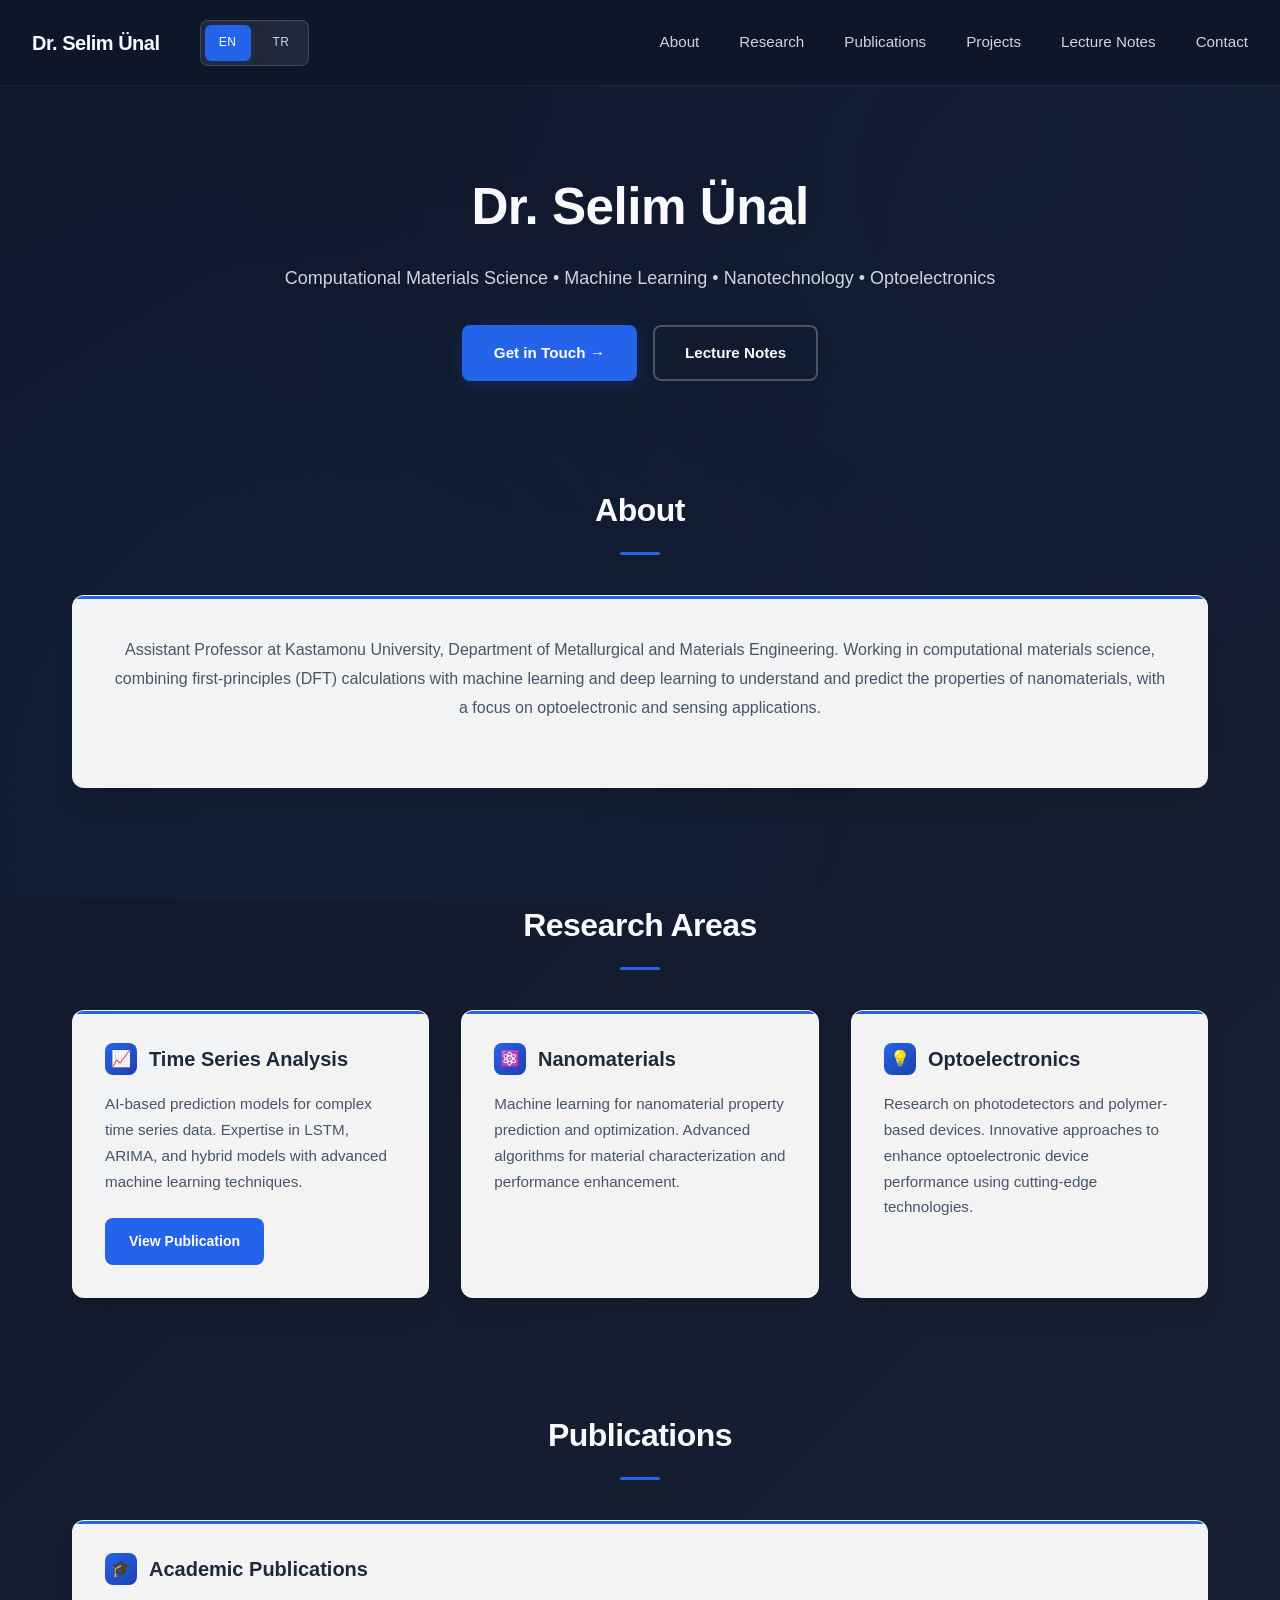
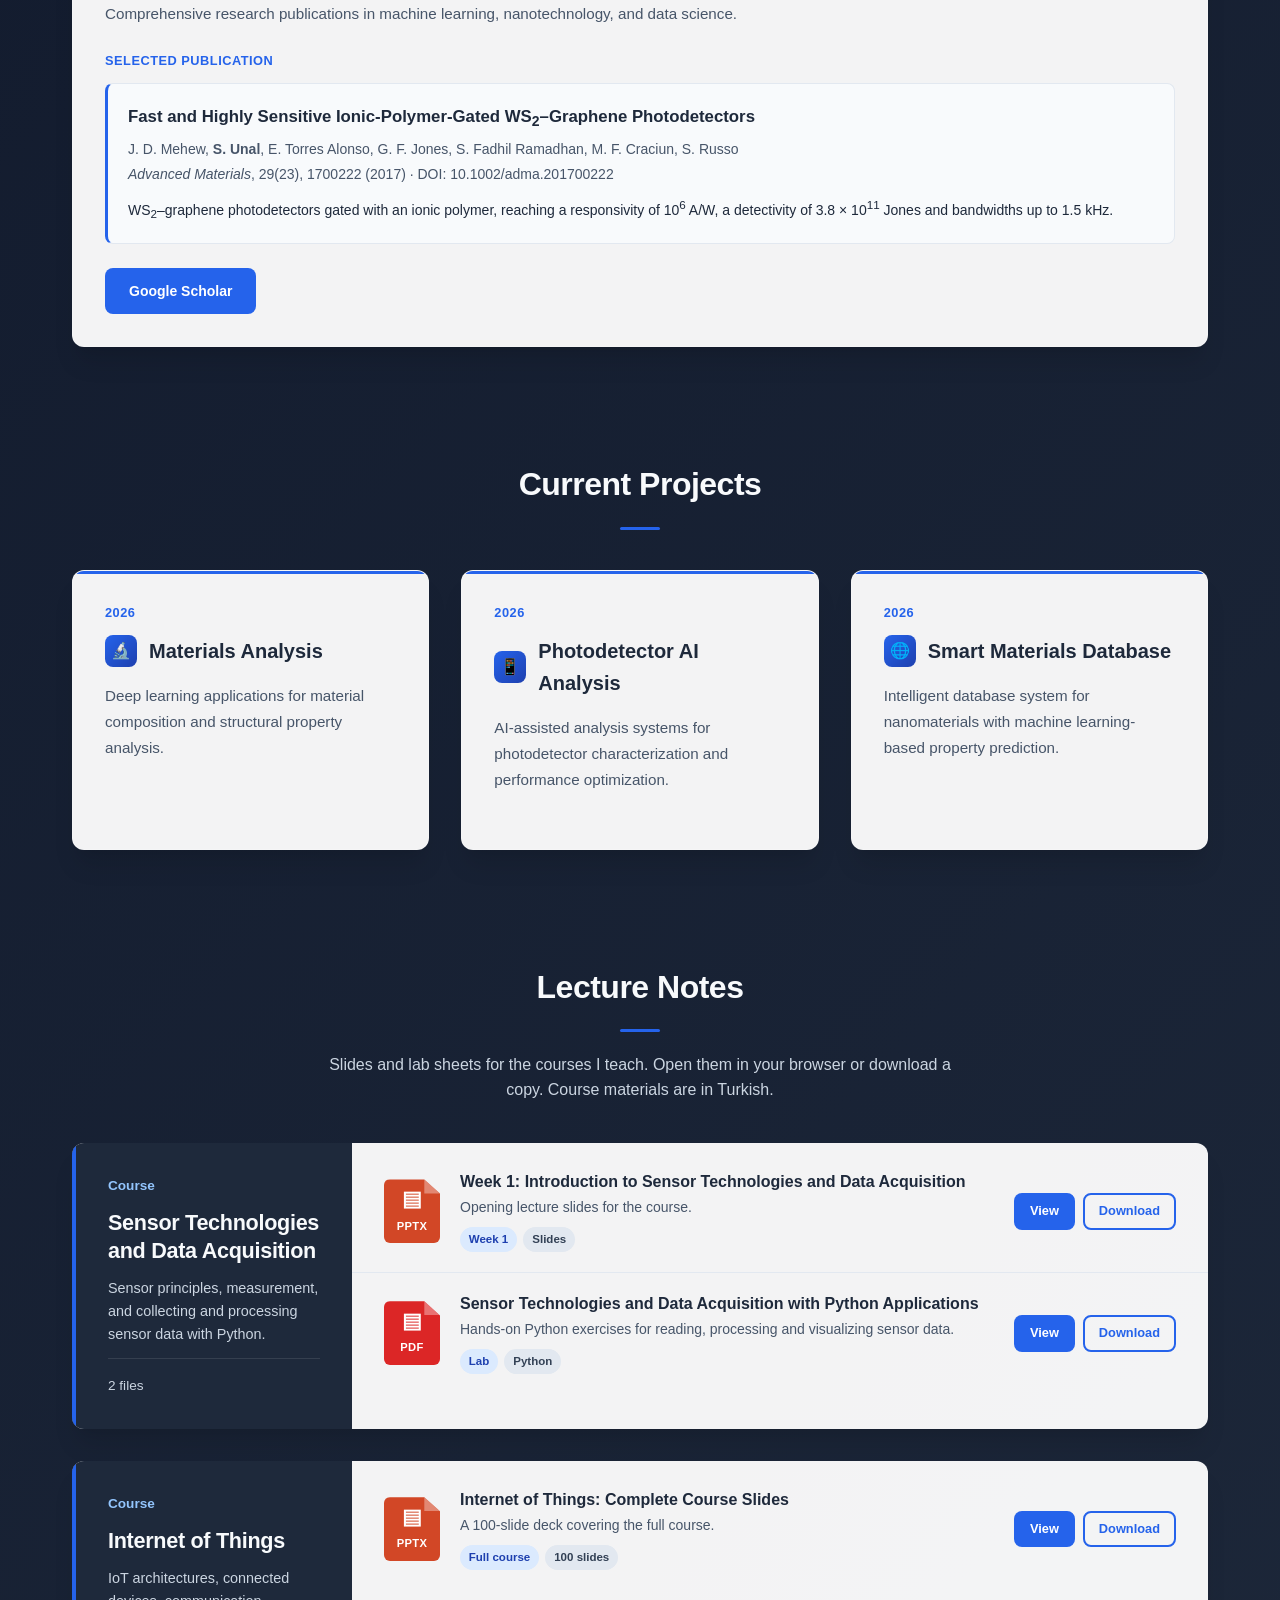
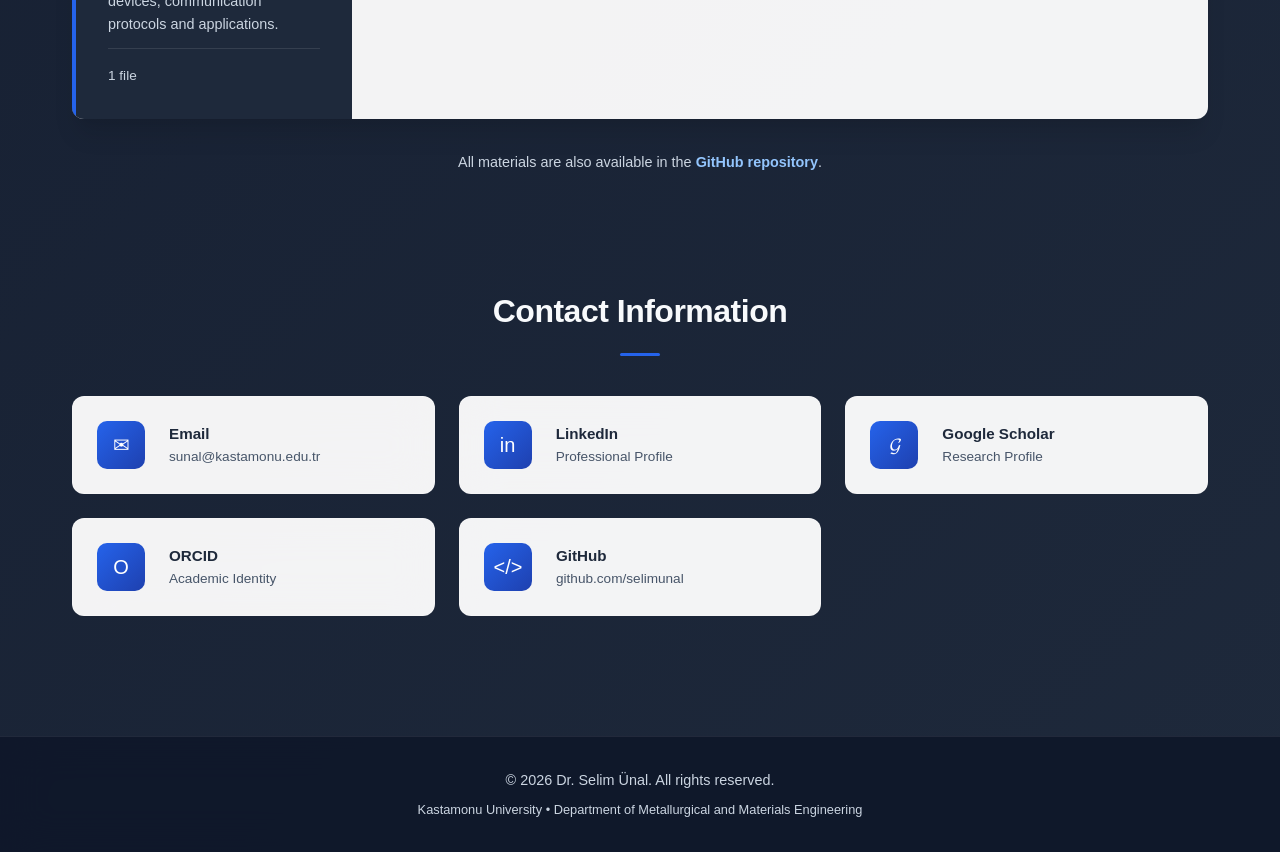
<file: index.html>
<!DOCTYPE html>
<html lang="en">
<!-- selimunal.com without /en/ or /tr/: sends each visitor to the right language. -->
<head>
    <meta charset="UTF-8">
    <meta name="viewport" content="width=device-width, initial-scale=1.0">
    <title>Dr. Selim Ünal | Computational Materials Science &amp; Machine Learning</title>
    <meta name="description" content="Dr. Selim Ünal | Computational Materials Science, Machine Learning, Nanotechnology and Optoelectronics">
    <link rel="canonical" href="https://selimunal.com/">
    <link rel="alternate" hreflang="en" href="https://selimunal.com/en/">
    <link rel="alternate" hreflang="tr" href="https://selimunal.com/tr/">
    <link rel="alternate" hreflang="x-default" href="https://selimunal.com/">

    <!-- Icons -->
    <link rel="icon" href="/favicon.svg" type="image/svg+xml">
    <link rel="icon" href="/favicon-48.png" sizes="48x48" type="image/png">
    <link rel="apple-touch-icon" href="/apple-touch-icon.png">

    <!-- Link previews (social media, messaging apps, e-mail) -->
    <meta property="og:type" content="profile">
    <meta property="og:site_name" content="Dr. Selim Ünal">
    <meta property="og:title" content="Dr. Selim Ünal | Computational Materials Science &amp; Machine Learning">
    <meta property="og:description" content="Dr. Selim Ünal | Computational Materials Science, Machine Learning, Nanotechnology and Optoelectronics">
    <meta property="og:url" content="https://selimunal.com/">
    <meta property="og:image" content="https://selimunal.com/og-en.jpg">
    <meta property="og:image:width" content="1200">
    <meta property="og:image:height" content="630">
    <meta property="og:image:alt" content="Dr. Selim Ünal - Computational Materials Science, Machine Learning, Nanotechnology, Optoelectronics">
    <meta property="og:locale" content="en_US">
    <meta property="og:locale:alternate" content="tr_TR">
    <meta property="profile:first_name" content="Selim">
    <meta property="profile:last_name" content="Ünal">
    <meta name="twitter:card" content="summary_large_image">

    <script>
        const LANG_STORAGE_KEY = 'preferredLang';

        // Is the visitor in Turkey? Checked in the browser, without any external service:
        // the device time zone (Europe/Istanbul) or a TR region in the browser locale (e.g. tr-TR, en-TR).
        function isInTurkey(browserLangs) {
            try {
                const tz = Intl.DateTimeFormat().resolvedOptions().timeZone || '';
                if (tz === 'Europe/Istanbul' || tz === 'Asia/Istanbul' || tz === 'Turkey') return true;
            } catch (e) { /* Intl not available */ }
            return browserLangs.some(l => /[-_]tr$/i.test(String(l)));
        }

        // Pick the starting language:
        // 1) a language the visitor chose earlier with the EN/TR buttons,
        // 2) Turkish if the browser's main language is Turkish,
        // 3) Turkish if the visitor is in Turkey (time zone or locale region),
        // 4) otherwise English.
        function detectLanguage() {
            try {
                const saved = localStorage.getItem(LANG_STORAGE_KEY);
                if (saved === 'en' || saved === 'tr') return saved;
            } catch (e) { /* storage blocked: fall through to detection */ }

            const browserLangs = (navigator.languages && navigator.languages.length)
                ? Array.from(navigator.languages)
                : [navigator.language || navigator.userLanguage || ''];
            const primary = String(browserLangs[0] || '').toLowerCase();

            if (primary.startsWith('tr')) return 'tr';
            if (isInTurkey(browserLangs)) return 'tr';
            return 'en';
        }

        // Keep any section link (e.g. selimunal.com/#lectures) when redirecting
        location.replace('/' + detectLanguage() + '/' + location.search + location.hash);
    </script>
    <noscript><meta http-equiv="refresh" content="0; url=/en/"></noscript>

    <style>
        body {
            margin: 0;
            min-height: 100vh;
            display: grid;
            place-items: center;
            background: #0F172A;
            color: #F8FAFC;
            font-family: -apple-system, BlinkMacSystemFont, 'Segoe UI', Roboto, Oxygen, Ubuntu, Cantarell, sans-serif;
        }

        a {
            color: #93C5FD;
        }
    </style>
</head>
<body>
    <p>Dr. Selim Ünal · <a href="/en/" hreflang="en">English</a> · <a href="/tr/" hreflang="tr" lang="tr">Türkçe</a></p>
</body>
</html>
</file>
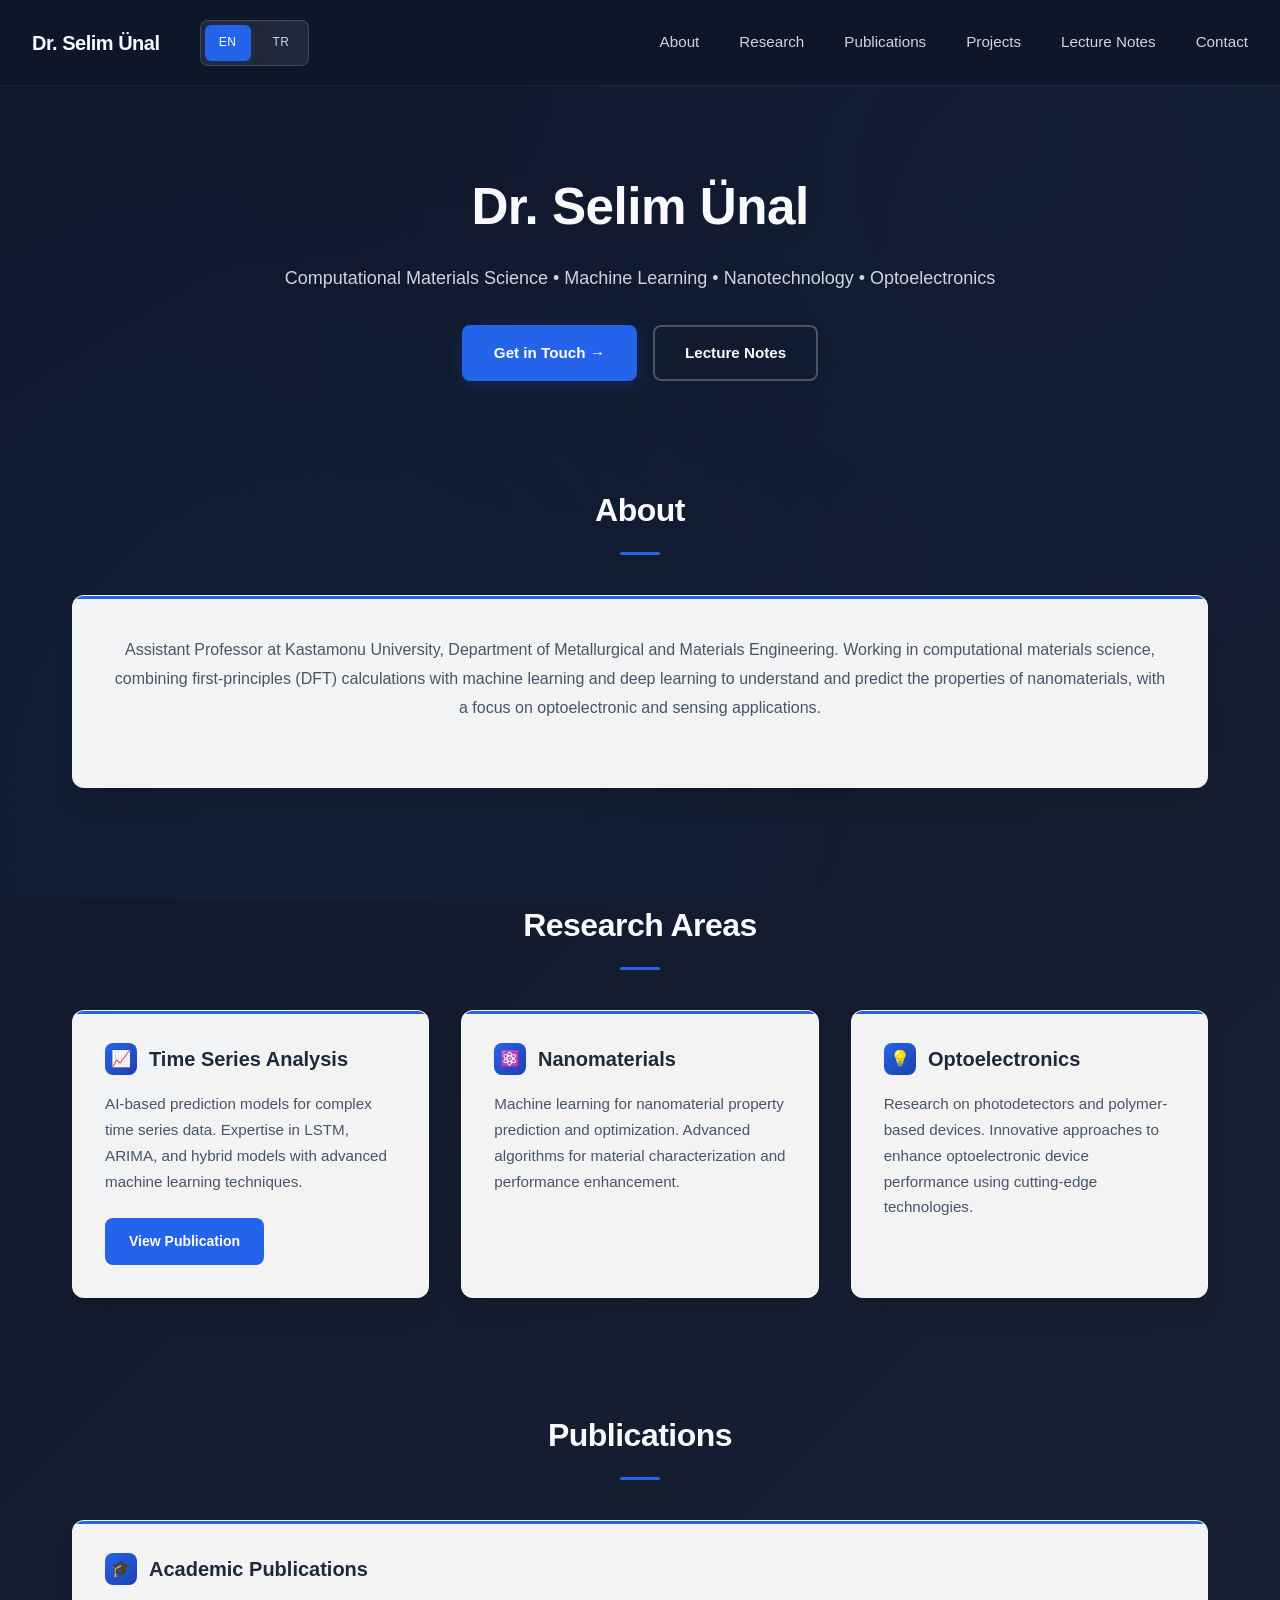
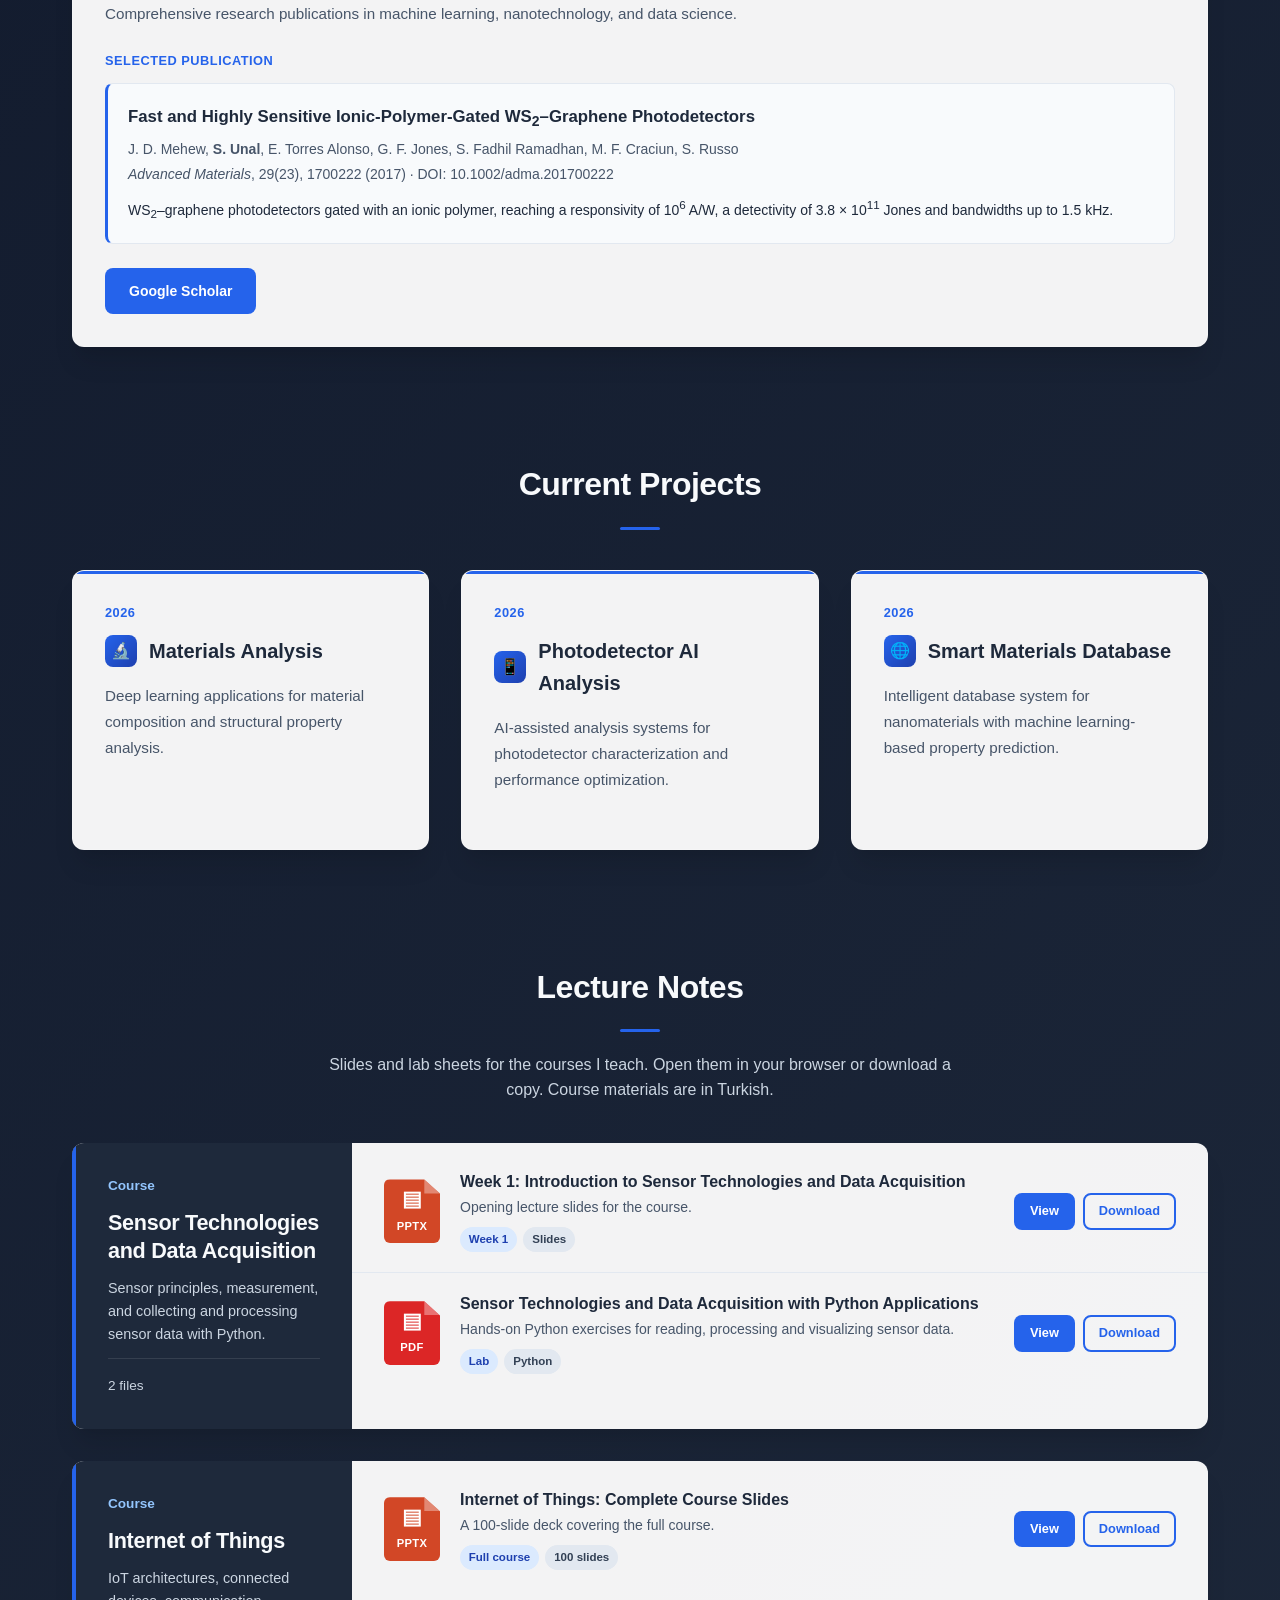
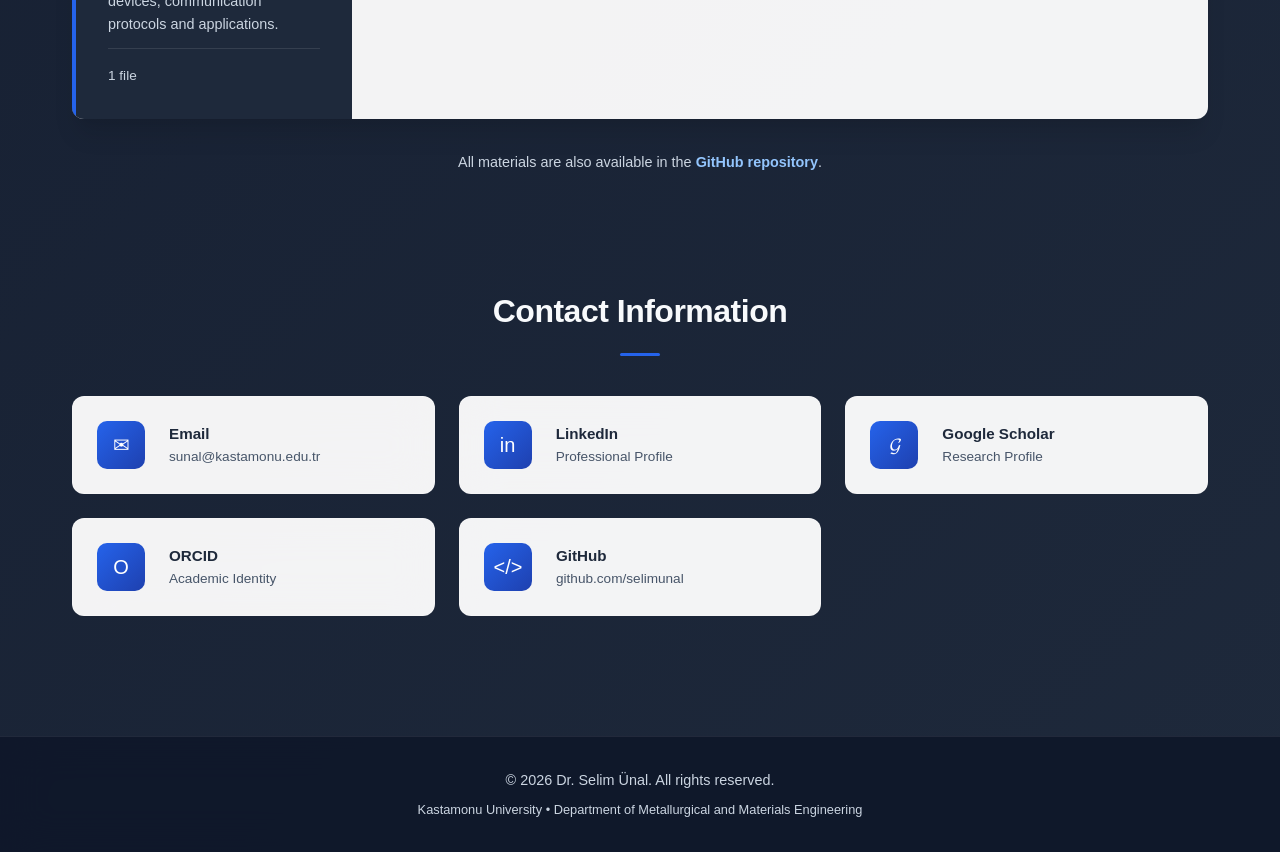
<file: en/index.html>
<!DOCTYPE html>
<html lang="en">
<!-- English version of selimunal.com. The Turkish version is tr/index.html; keep both in step. -->
<head>
    <meta charset="UTF-8">
    <meta name="viewport" content="width=device-width, initial-scale=1.0">
    <!-- Google Analytics (G-P07H1JJFPR) is loaded by Cloudflare Zaraz, not from this page.
         To change it: Cloudflare dashboard → Zaraz. Do not add the Google tag back here, or visits are counted twice. -->

    <title>Dr. Selim Ünal | Computational Materials Science &amp; Machine Learning</title>
    <meta name="description" content="Dr. Selim Ünal | Computational Materials Science, Machine Learning, Nanotechnology and Optoelectronics">
    <link rel="canonical" href="https://selimunal.com/en/">
    <link rel="alternate" hreflang="en" href="https://selimunal.com/en/">
    <link rel="alternate" hreflang="tr" href="https://selimunal.com/tr/">
    <link rel="alternate" hreflang="x-default" href="https://selimunal.com/">

    <!-- Icons -->
    <link rel="icon" href="/favicon.svg" type="image/svg+xml">
    <link rel="icon" href="/favicon-48.png" sizes="48x48" type="image/png">
    <link rel="apple-touch-icon" href="/apple-touch-icon.png">

    <!-- Link previews (social media, messaging apps, e-mail) -->
    <meta property="og:type" content="profile">
    <meta property="og:site_name" content="Dr. Selim Ünal">
    <meta property="og:title" content="Dr. Selim Ünal | Computational Materials Science &amp; Machine Learning">
    <meta property="og:description" content="Dr. Selim Ünal | Computational Materials Science, Machine Learning, Nanotechnology and Optoelectronics">
    <meta property="og:url" content="https://selimunal.com/en/">
    <meta property="og:image" content="https://selimunal.com/og-en.jpg">
    <meta property="og:image:width" content="1200">
    <meta property="og:image:height" content="630">
    <meta property="og:image:alt" content="Dr. Selim Ünal - Computational Materials Science, Machine Learning, Nanotechnology, Optoelectronics">
    <meta property="og:locale" content="en_US">
    <meta property="og:locale:alternate" content="tr_TR">
    <meta property="profile:first_name" content="Selim">
    <meta property="profile:last_name" content="Ünal">
    <meta name="twitter:card" content="summary_large_image">

    <!-- Structured data for search engines (Schema.org Person) -->
    <script type="application/ld+json">
    {
        "@context": "https://schema.org",
        "@type": "Person",
        "name": "Selim Ünal",
        "honorificPrefix": "Dr.",
        "jobTitle": "Assistant Professor",
        "url": "https://selimunal.com/en/",
        "email": "mailto:sunal@kastamonu.edu.tr",
        "worksFor": {
            "@type": "CollegeOrUniversity",
            "name": "Kastamonu University",
            "department": {
                "@type": "Organization",
                "name": "Department of Metallurgical and Materials Engineering"
            }
        },
        "knowsAbout": [
            "Computational Materials Science",
            "Machine Learning",
            "Nanotechnology",
            "Optoelectronics",
            "Density Functional Theory"
        ],
        "sameAs": [
            "https://www.linkedin.com/in/selimunal/",
            "https://scholar.google.com/citations?user=2Pa3krMHJrAC",
            "https://orcid.org/0000-0003-1521-3327",
            "https://github.com/selimunal"
        ]
    }
    </script>

    <style>
        * {
            margin: 0;
            padding: 0;
            box-sizing: border-box;
        }

        :root {
            --primary-color: #0F172A;
            --secondary-color: #1E293B;
            --accent-color: #2563EB;
            --accent-hover: #1E40AF;
            --text-primary: #F8FAFC;
            --text-secondary: #CBD5E1;
            --text-dark: #1E293B;
            --surface: #1E293B;
            --surface-light: #334155;
            --gradient-bg: linear-gradient(135deg, #0F172A 0%, #1E293B 100%);
            --card-bg: rgba(255, 255, 255, 0.95);
            --text-muted: #475569;
            --shadow: 0 20px 25px -5px rgba(0, 0, 0, 0.1), 0 10px 10px -5px rgba(0, 0, 0, 0.04);
            --shadow-hover: 0 25px 50px -12px rgba(0, 0, 0, 0.25);
            --success-color: #10B981;
            --warning-color: #F59E0B;
            --pdf-color: #DC2626;
            --pptx-color: #D24726;
        }

        body {
            font-family: -apple-system, BlinkMacSystemFont, 'Segoe UI', Roboto, Oxygen, Ubuntu, Cantarell, sans-serif;
            line-height: 1.6;
            background: var(--gradient-bg);
            color: var(--text-dark);
            transition: all 0.3s ease;
        }

        /* Animated background */
        body::before {
            content: '';
            position: fixed;
            top: 0;
            left: 0;
            width: 100%;
            height: 100%;
            background:
                radial-gradient(circle at 20% 80%, rgba(37, 99, 235, 0.05) 0%, transparent 50%),
                radial-gradient(circle at 80% 20%, rgba(30, 64, 175, 0.05) 0%, transparent 50%);
            pointer-events: none;
            z-index: -1;
            animation: backgroundShift 20s ease-in-out infinite alternate;
        }

        @keyframes backgroundShift {
            0% { transform: scale(1) rotate(0deg); }
            100% { transform: scale(1.05) rotate(0.5deg); }
        }

        /* Language switcher */
        .language-switcher {
            display: flex;
            align-items: center;
            gap: 0.5rem;
            background: rgba(255, 255, 255, 0.08);
            backdrop-filter: blur(10px);
            border: 1px solid rgba(255, 255, 255, 0.15);
            border-radius: 8px;
            padding: 0.25rem;
            transition: all 0.3s ease;
        }

        .language-switcher:hover {
            background: rgba(255, 255, 255, 0.12);
            border-color: rgba(37, 99, 235, 0.3);
        }

        .lang-btn {
            padding: 0.5rem 0.875rem;
            background: transparent;
            border: none;
            color: var(--text-secondary);
            border-radius: 6px;
            cursor: pointer;
            font-weight: 500;
            font-size: 0.75rem;
            transition: all 0.3s ease;
            display: flex;
            align-items: center;
            gap: 0.375rem;
            text-transform: uppercase;
            letter-spacing: 0.5px;
            text-decoration: none;
        }

        .lang-btn:hover {
            color: var(--text-primary);
            background: rgba(255, 255, 255, 0.08);
        }

        /* The link for the current page language is highlighted */
        .lang-btn[aria-current="page"] {
            background: var(--accent-color);
            color: white;
            box-shadow: 0 2px 8px rgba(37, 99, 235, 0.2);
        }

        /* Header */
        header {
            background: rgba(15, 23, 42, 0.92);
            backdrop-filter: blur(20px);
            border-bottom: 1px solid rgba(255, 255, 255, 0.08);
            padding: 0;
            position: sticky;
            top: 0;
            z-index: 1000;
            transition: all 0.3s ease;
        }

        .header-content {
            max-width: 1400px;
            margin: 0 auto;
            display: flex;
            justify-content: space-between;
            align-items: center;
            padding: 1.25rem 2rem;
            gap: 2rem;
        }

        .header-left {
            display: flex;
            align-items: center;
            gap: 2.5rem;
        }

        .logo {
            font-size: 1.25rem;
            font-weight: 600;
            color: var(--text-primary);
            text-decoration: none;
            letter-spacing: -0.5px;
        }

        nav {
            display: flex;
            gap: 2.5rem;
        }

        nav a {
            color: var(--text-secondary);
            text-decoration: none;
            font-weight: 500;
            font-size: 0.95rem;
            padding: 0.5rem 0;
            border-radius: 4px;
            transition: all 0.3s ease;
            position: relative;
        }

        nav a::after {
            content: '';
            position: absolute;
            bottom: -4px;
            left: 0;
            width: 0;
            height: 2px;
            background: var(--accent-color);
            transition: width 0.3s ease;
        }

        nav a:hover {
            color: var(--text-primary);
        }

        nav a:hover::after {
            width: 100%;
        }

        /* Mobile menu */
        .mobile-menu-btn {
            display: none;
            background: none;
            border: none;
            color: var(--text-primary);
            font-size: 1.5rem;
            cursor: pointer;
            padding: 0.5rem;
        }

        /* Hero Section */
        .hero {
            padding: 5rem 2rem 3rem;
            text-align: center;
            max-width: 1000px;
            margin: 0 auto;
        }

        .hero-title {
            font-size: clamp(2rem, 4vw, 3.5rem);
            font-weight: 700;
            color: var(--text-primary);
            margin-bottom: 1rem;
            letter-spacing: -0.5px;
        }

        .hero-subtitle {
            font-size: 1.125rem;
            color: var(--text-secondary);
            margin-bottom: 2rem;
            font-weight: 400;
        }

        .hero-subtitle span {
            white-space: nowrap;
        }

        .hero-actions {
            display: flex;
            gap: 1rem;
            justify-content: center;
            flex-wrap: wrap;
        }

        .hero-cta {
            display: inline-flex;
            align-items: center;
            gap: 0.5rem;
            padding: 0.875rem 1.875rem;
            background: var(--accent-color);
            color: white;
            text-decoration: none;
            border-radius: 8px;
            font-weight: 600;
            font-size: 0.95rem;
            transition: all 0.3s ease;
            box-shadow: 0 4px 15px rgba(37, 99, 235, 0.2);
            border: 2px solid var(--accent-color);
        }

        .hero-cta:hover {
            background: var(--accent-hover);
            border-color: var(--accent-hover);
            transform: translateY(-2px);
            box-shadow: 0 6px 20px rgba(37, 99, 235, 0.3);
        }

        .hero-cta.hero-cta-ghost {
            background: transparent;
            border-color: rgba(255, 255, 255, 0.25);
            box-shadow: none;
            color: var(--text-primary);
        }

        .hero-cta.hero-cta-ghost:hover {
            background: rgba(255, 255, 255, 0.08);
            border-color: var(--accent-color);
        }

        /* Sections */
        section {
            padding: 3.5rem 2rem;
            max-width: 1200px;
            margin: 0 auto;
            scroll-margin-top: 80px;
        }

        .section-title {
            font-size: 2rem;
            font-weight: 700;
            color: var(--text-primary);
            margin-bottom: 2.5rem;
            text-align: center;
            letter-spacing: -0.5px;
        }

        .section-title::after {
            content: '';
            display: block;
            width: 40px;
            height: 3px;
            background: var(--accent-color);
            border-radius: 2px;
            margin: 1rem auto 0;
        }

        .section-intro {
            color: var(--text-secondary);
            text-align: center;
            max-width: 640px;
            margin: -1.25rem auto 2.5rem;
            font-size: 1rem;
        }

        /* Cards */
        .cards-grid {
            display: grid;
            grid-template-columns: repeat(auto-fit, minmax(min(100%, 320px), 1fr));
            gap: 2rem;
            margin-top: 2rem;
        }

        .card {
            background: var(--card-bg);
            backdrop-filter: blur(20px);
            border: 1px solid rgba(255, 255, 255, 0.15);
            border-radius: 12px;
            padding: 2rem;
            transition: all 0.3s ease;
            box-shadow: var(--shadow);
            position: relative;
            overflow: hidden;
        }

        .card::before {
            content: '';
            position: absolute;
            top: 0;
            left: 0;
            width: 100%;
            height: 3px;
            background: var(--accent-color);
        }

        .card:hover {
            transform: translateY(-6px);
            box-shadow: var(--shadow-hover);
            border-color: rgba(37, 99, 235, 0.2);
        }

        .card h3 {
            font-size: 1.25rem;
            font-weight: 600;
            color: var(--text-dark);
            margin-bottom: 1rem;
            display: flex;
            align-items: center;
            gap: 0.75rem;
        }

        .card-icon {
            width: 32px;
            height: 32px;
            background: linear-gradient(135deg, var(--accent-color), #1e40af);
            border-radius: 8px;
            display: flex;
            align-items: center;
            justify-content: center;
            color: white;
            font-size: 1rem;
            flex-shrink: 0;
        }

        .card p {
            color: var(--text-muted);
            line-height: 1.7;
            margin-bottom: 1.5rem;
            font-size: 0.95rem;
        }

        .card-date {
            font-size: 0.8rem;
            color: var(--accent-color);
            font-weight: 600;
            margin-bottom: 0.75rem;
            text-transform: uppercase;
            letter-spacing: 0.5px;
        }

        /* Buttons */
        .btn {
            display: inline-flex;
            align-items: center;
            gap: 0.5rem;
            padding: 0.75rem 1.5rem;
            background: var(--accent-color);
            color: white;
            text-decoration: none;
            border-radius: 8px;
            font-weight: 600;
            font-size: 0.875rem;
            transition: all 0.3s ease;
            border: none;
            cursor: pointer;
        }

        .btn:hover {
            background: var(--accent-hover);
            transform: translateY(-2px);
            box-shadow: 0 6px 20px rgba(37, 99, 235, 0.3);
        }

        .btn-secondary {
            background: transparent;
            color: var(--accent-color);
            border: 2px solid var(--accent-color);
        }

        .btn-secondary:hover {
            background: var(--accent-color);
            color: white;
        }

        .btn-sm {
            padding: 0.5rem 1rem;
            font-size: 0.8rem;
        }

        .btn-sm.btn-secondary {
            padding: calc(0.5rem - 2px) calc(1rem - 2px);
        }

        /* About section */
        .about-content {
            background: var(--card-bg);
            backdrop-filter: blur(20px);
            border: 1px solid rgba(255, 255, 255, 0.15);
            border-radius: 12px;
            padding: 2.5rem;
            text-align: center;
            box-shadow: var(--shadow);
            position: relative;
            overflow: hidden;
        }

        .about-content::before {
            content: '';
            position: absolute;
            top: 0;
            left: 0;
            width: 100%;
            height: 3px;
            background: var(--accent-color);
        }

        .about-content p {
            font-size: 1rem;
            color: var(--text-muted);
            margin-bottom: 1.5rem;
            line-height: 1.8;
        }

        /* ===== Lecture Notes ===== */
        .course-list {
            display: flex;
            flex-direction: column;
            gap: 2rem;
        }

        .course {
            background: var(--card-bg);
            border-radius: 12px;
            box-shadow: var(--shadow);
            overflow: hidden;
            display: grid;
            grid-template-columns: 280px 1fr;
        }

        .course-info {
            background: var(--secondary-color);
            color: var(--text-primary);
            padding: 2rem;
            display: flex;
            flex-direction: column;
            gap: 0.75rem;
            border-left: 4px solid var(--accent-color);
        }

        .course-code {
            font-size: 0.85rem;
            color: #93C5FD;
            font-weight: 600;
        }

        .course-info h3 {
            font-size: 1.35rem;
            line-height: 1.3;
            font-weight: 700;
            letter-spacing: -0.3px;
        }

        .course-info p {
            color: var(--text-secondary);
            font-size: 0.9rem;
            line-height: 1.6;
        }

        .course-count {
            margin-top: auto;
            font-size: 0.85rem;
            color: var(--text-secondary);
            padding-top: 1rem;
            border-top: 1px solid rgba(255, 255, 255, 0.1);
        }

        .material-list {
            list-style: none;
            padding: 0.5rem 0;
        }

        .material {
            display: grid;
            grid-template-columns: 56px 1fr auto;
            align-items: center;
            gap: 1.25rem;
            padding: 1.25rem 2rem;
            border-bottom: 1px solid #E2E8F0;
            transition: background 0.2s ease;
        }

        .material:last-child {
            border-bottom: none;
        }

        .material:hover {
            background: #F1F5F9;
        }

        .file-badge {
            width: 56px;
            height: 64px;
            border-radius: 6px;
            display: flex;
            flex-direction: column;
            align-items: center;
            justify-content: flex-end;
            padding-bottom: 0.5rem;
            color: white;
            font-size: 0.7rem;
            font-weight: 700;
            letter-spacing: 0.3px;
            position: relative;
            clip-path: polygon(0 0, 72% 0, 100% 22%, 100% 100%, 0 100%);
        }

        .file-badge::before {
            content: '';
            position: absolute;
            top: 0;
            right: 0;
            width: 28%;
            height: 22%;
            background: rgba(255, 255, 255, 0.35);
            clip-path: polygon(0 0, 100% 100%, 0 100%);
        }

        .file-badge .file-glyph {
            font-size: 1.3rem;
            margin-bottom: 0.15rem;
        }

        .file-badge.pdf { background: var(--pdf-color); }
        .file-badge.pptx { background: var(--pptx-color); }

        .material-body h4 {
            font-size: 1rem;
            font-weight: 600;
            color: var(--text-dark);
            margin-bottom: 0.25rem;
            line-height: 1.4;
        }

        .material-body p {
            color: var(--text-muted);
            font-size: 0.875rem;
            line-height: 1.55;
        }

        .material-tags {
            display: flex;
            flex-wrap: wrap;
            gap: 0.4rem;
            margin-top: 0.5rem;
        }

        .tag {
            font-size: 0.72rem;
            font-weight: 600;
            padding: 0.2rem 0.55rem;
            border-radius: 999px;
            background: #DBEAFE;
            color: #1E40AF;
        }

        .tag.tag-neutral {
            background: #E2E8F0;
            color: #334155;
        }

        .material-actions {
            display: flex;
            gap: 0.5rem;
            flex-shrink: 0;
        }

        .lectures-footer {
            margin-top: 2rem;
            text-align: center;
            color: var(--text-secondary);
            font-size: 0.9rem;
        }

        .lectures-footer a {
            color: #93C5FD;
            font-weight: 600;
            text-decoration: none;
        }

        .lectures-footer a:hover {
            text-decoration: underline;
        }

        /* Contact section */
        .contact-grid {
            display: grid;
            grid-template-columns: repeat(auto-fit, minmax(min(100%, 280px), 1fr));
            gap: 1.5rem;
            margin-top: 2rem;
        }

        .contact-item {
            display: flex;
            align-items: center;
            gap: 1.5rem;
            padding: 1.5rem;
            background: var(--card-bg);
            backdrop-filter: blur(20px);
            border: 1px solid rgba(255, 255, 255, 0.15);
            border-radius: 12px;
            transition: all 0.3s ease;
            text-decoration: none;
            color: var(--text-dark);
        }

        .contact-item:hover {
            transform: translateY(-3px);
            box-shadow: var(--shadow);
            border-color: rgba(37, 99, 235, 0.2);
        }

        .contact-icon {
            width: 48px;
            height: 48px;
            background: linear-gradient(135deg, var(--accent-color), #1e40af);
            border-radius: 10px;
            display: flex;
            align-items: center;
            justify-content: center;
            color: white;
            font-size: 1.25rem;
            flex-shrink: 0;
        }

        .contact-label {
            font-weight: 600;
            font-size: 0.95rem;
        }

        .contact-detail {
            color: var(--text-muted);
            font-size: 0.85rem;
        }

        /* Footer */
        footer {
            background: rgba(15, 23, 42, 0.92);
            backdrop-filter: blur(20px);
            border-top: 1px solid rgba(255, 255, 255, 0.08);
            color: var(--text-secondary);
            text-align: center;
            padding: 2rem;
            margin-top: 4rem;
            font-size: 0.9rem;
        }

        .footer-sub {
            margin-top: 0.5rem;
            font-size: 0.8rem;
        }

        /* Skip link: hidden until a keyboard user tabs to it */
        .skip-link {
            position: absolute;
            top: -5rem;
            left: 1rem;
            z-index: 2000;
            padding: 0.75rem 1rem;
            background: #FFFFFF;
            color: var(--primary-color);
            border-radius: 6px;
            font-weight: 600;
            text-decoration: none;
        }

        .skip-link:focus {
            top: 1rem;
        }

        /* Selected publications */
        .pub-heading {
            font-size: 0.8rem;
            font-weight: 700;
            color: var(--accent-color);
            text-transform: uppercase;
            letter-spacing: 0.5px;
            margin-bottom: 0.75rem;
        }

        .pub-list {
            list-style: none;
            margin-bottom: 1.5rem;
        }

        .pub {
            padding: 1.25rem;
            background: #F8FAFC;
            border: 1px solid #E2E8F0;
            border-left: 3px solid var(--accent-color);
            border-radius: 8px;
        }

        .pub-title {
            display: inline-block;
            margin-bottom: 0.4rem;
            font-size: 1.05rem;
            font-weight: 600;
            line-height: 1.4;
            color: var(--text-dark);
            text-decoration: none;
        }

        .pub-title:hover {
            color: var(--accent-color);
            text-decoration: underline;
        }

        .card .pub p {
            margin-bottom: 0.25rem;
            font-size: 0.875rem;
            line-height: 1.55;
        }

        .card .pub .pub-summary {
            margin: 0.6rem 0 0;
            color: var(--text-dark);
        }

        .card-actions {
            display: flex;
            flex-wrap: wrap;
            gap: 1rem;
            margin-top: 1rem;
        }

        /* Keyboard focus */
        a:focus-visible, button:focus-visible {
            outline: 2px solid #60A5FA;
            outline-offset: 3px;
        }

        /* Responsive Design */
        @media (max-width: 1008px) {
            .header-content {
                padding: 1rem;
            }

            .header-left {
                gap: 1.5rem;
            }

            nav {
                display: none;
                position: absolute;
                top: 100%;
                left: 0;
                right: 0;
                background: rgba(15, 23, 42, 0.98);
                backdrop-filter: blur(20px);
                border-bottom: 1px solid rgba(255, 255, 255, 0.08);
                flex-direction: column;
                padding: 1rem;
                gap: 0.5rem;
            }

            nav.active {
                display: flex;
            }

            .mobile-menu-btn {
                display: block;
            }

            .hero {
                padding: 3rem 1rem 2rem;
            }

            section {
                padding: 2.5rem 1rem;
            }

            .about-content {
                padding: 1.75rem;
            }

            .course {
                grid-template-columns: 1fr;
            }

            .course-info {
                border-left: none;
                border-top: 4px solid var(--accent-color);
                padding: 1.5rem;
            }
        }

        @media (max-width: 640px) {
            .material {
                grid-template-columns: 48px 1fr;
                padding: 1.25rem;
                gap: 1rem;
            }

            .file-badge {
                width: 48px;
                height: 56px;
            }

            .material-actions {
                grid-column: 1 / -1;
            }

            .material-actions .btn {
                flex: 1;
                justify-content: center;
            }
        }

        /* Smooth scrolling */
        html {
            scroll-behavior: smooth;
        }

        /* Fade-in on scroll. Cards are visible by default and are only hidden once the
           script has set up the animation (class js-ready), so a script failure never hides content. */
        .js-ready .fade-in {
            opacity: 0;
            transform: translateY(20px);
            transition: opacity 0.4s ease, transform 0.4s ease, box-shadow 0.3s ease, border-color 0.3s ease;
        }

        .js-ready .fade-in.visible {
            opacity: 1;
            transform: translateY(0);
        }

        @media (prefers-reduced-motion: reduce) {
            *, *::before, *::after {
                animation: none !important;
                transition: none !important;
            }
            html { scroll-behavior: auto; }
        }
    </style>
</head>
<body>

    <a class="skip-link" href="#main">Skip to main content</a>

    <header>
        <div class="header-content">
            <div class="header-left">
                <a href="#" class="logo">Dr. Selim Ünal</a>
                <div class="language-switcher" role="group" aria-label="Language">
                    <a class="lang-btn" href="/en/" data-lang="en" lang="en" hreflang="en" aria-label="English" aria-current="page">EN</a>
                    <a class="lang-btn" href="/tr/" data-lang="tr" lang="tr" hreflang="tr" aria-label="Türkçe">TR</a>
                </div>
            </div>
            <nav id="nav" aria-label="Main menu">
                <a href="#about">About</a>
                <a href="#research">Research</a>
                <a href="#publications">Publications</a>
                <a href="#projects">Projects</a>
                <a href="#lectures">Lecture Notes</a>
                <a href="#contact">Contact</a>
            </nav>
            <button type="button" class="mobile-menu-btn" id="menu-btn" aria-label="Menu" aria-controls="nav" aria-expanded="false">☰</button>
        </div>
    </header>

    <main id="main">

    <section class="hero">
        <h1 class="hero-title">Dr. Selim Ünal</h1>
        <p class="hero-subtitle"><span>Computational Materials Science •</span> <span>Machine Learning •</span> <span>Nanotechnology •</span> <span>Optoelectronics</span></p>
        <div class="hero-actions">
            <a href="#contact" class="hero-cta">Get in Touch →</a>
            <a href="#lectures" class="hero-cta hero-cta-ghost">Lecture Notes</a>
        </div>
    </section>

    <section id="about">
        <h2 class="section-title">About</h2>
        <div class="about-content fade-in">
            <p>Assistant Professor at Kastamonu University, Department of Metallurgical and Materials Engineering. Working in computational materials science, combining first-principles (DFT) calculations with machine learning and deep learning to understand and predict the properties of nanomaterials, with a focus on optoelectronic and sensing applications.</p>
        </div>
    </section>

    <section id="research">
        <h2 class="section-title">Research Areas</h2>
        <div class="cards-grid">
            <div class="card fade-in">
                <h3>
                    <span class="card-icon" aria-hidden="true">📈</span>
                    Time Series Analysis
                </h3>
                <p>AI-based prediction models for complex time series data. Expertise in LSTM, ARIMA, and hybrid models with advanced machine learning techniques.</p>
                <a href="https://www.sciencedirect.com/science/article/pii/S2590123024002974" target="_blank" rel="noopener" class="btn">View Publication</a>
            </div>

            <div class="card fade-in">
                <h3>
                    <span class="card-icon" aria-hidden="true">⚛️</span>
                    Nanomaterials
                </h3>
                <p>Machine learning for nanomaterial property prediction and optimization. Advanced algorithms for material characterization and performance enhancement.</p>
            </div>
            <div class="card fade-in">
                <h3>
                    <span class="card-icon" aria-hidden="true">💡</span>
                    Optoelectronics
                </h3>
                <p>Research on photodetectors and polymer-based devices. Innovative approaches to enhance optoelectronic device performance using cutting-edge technologies.</p>
            </div>
        </div>
    </section>

    <section id="publications">
        <h2 class="section-title">Publications</h2>
        <div class="card fade-in">
            <h3>
                <span class="card-icon" aria-hidden="true">🎓</span>
                Academic Publications
            </h3>
            <p>Comprehensive research publications in machine learning, nanotechnology, and data science.</p>
            <h4 class="pub-heading">Selected Publication</h4>
            <ul class="pub-list">
                <li class="pub">
                    <a class="pub-title" href="https://doi.org/10.1002/adma.201700222" target="_blank" rel="noopener">Fast and Highly Sensitive Ionic-Polymer-Gated WS<sub>2</sub>–Graphene Photodetectors</a>
                    <p>J. D. Mehew, <strong>S. Unal</strong>, E. Torres Alonso, G. F. Jones, S. Fadhil Ramadhan, M. F. Craciun, S. Russo</p>
                    <p><em>Advanced Materials</em>, 29(23), 1700222 (2017) · DOI: 10.1002/adma.201700222</p>
                    <p class="pub-summary">WS<sub>2</sub>–graphene photodetectors gated with an ionic polymer, reaching a responsivity of 10<sup>6</sup> A/W, a detectivity of 3.8 × 10<sup>11</sup> Jones and bandwidths up to 1.5 kHz.</p>
                </li>
            </ul>
            <div class="card-actions">
                <a href="https://scholar.google.com/citations?hl=en&user=2Pa3krMHJrAC&view_op=list_works&sortby=pubdate" target="_blank" rel="noopener" class="btn">
                    Google Scholar
                </a>
            </div>
        </div>
    </section>

    <section id="projects">
        <h2 class="section-title">Current Projects</h2>
        <div class="cards-grid">
            <div class="card fade-in">
                <div class="card-date">2026</div>
                <h3>
                    <span class="card-icon" aria-hidden="true">🔬</span>
                    Materials Analysis
                </h3>
                <p>Deep learning applications for material composition and structural property analysis.</p>
            </div>
            <div class="card fade-in">
                <div class="card-date">2026</div>
                <h3>
                    <span class="card-icon" aria-hidden="true">📱</span>
                    Photodetector AI Analysis
                </h3>
                <p>AI-assisted analysis systems for photodetector characterization and performance optimization.</p>
            </div>
            <div class="card fade-in">
                <div class="card-date">2026</div>
                <h3>
                    <span class="card-icon" aria-hidden="true">🌐</span>
                    Smart Materials Database
                </h3>
                <p>Intelligent database system for nanomaterials with machine learning-based property prediction.</p>
            </div>
        </div>
    </section>

    <!-- ===================== LECTURE NOTES ===================== -->
    <!--
        To add a new file: copy one <li class="material"> block inside the right course,
        then update the title, description and the two links.
        - PDF "View" link: the GitHub page (github.com/.../blob/main/FILE.pdf)
        - PPTX "View" link: https://view.officeapps.live.com/op/view.aspx?src= + URL-encoded raw link
        - "Download" link: raw.githubusercontent.com/selimunal/documents/main/FILE
    -->
    <section id="lectures">
        <h2 class="section-title">Lecture Notes</h2>
        <p class="section-intro">Slides and lab sheets for the courses I teach. Open them in your browser or download a copy. Course materials are in Turkish.</p>

        <div class="course-list">
            <!-- Course: Sensor Technologies -->
            <article class="course fade-in">
                <div class="course-info">
                    <span class="course-code">Course</span>
                    <h3>Sensor Technologies and Data Acquisition</h3>
                    <p>Sensor principles, measurement, and collecting and processing sensor data with Python.</p>
                    <span class="course-count">2 files</span>
                </div>
                <ul class="material-list">
                    <li class="material">
                        <div class="file-badge pptx" aria-hidden="true"><span class="file-glyph">▤</span>PPTX</div>
                        <div class="material-body">
                            <h4>Week 1: Introduction to Sensor Technologies and Data Acquisition</h4>
                            <p>Opening lecture slides for the course.</p>
                            <div class="material-tags">
                                <span class="tag">Week 1</span>
                                <span class="tag tag-neutral">Slides</span>
                            </div>
                        </div>
                        <div class="material-actions">
                            <a class="btn btn-sm" target="_blank" rel="noopener"
                               href="https://view.officeapps.live.com/op/view.aspx?src=https%3A%2F%2Fraw.githubusercontent.com%2Fselimunal%2Fdocuments%2Fmain%2FSens%25C3%25B6r%2520Teknolojileri%2520ve%2520Veri%2520Toplama%2520%25E2%2580%2593%25201.%2520Hafta.pptx">View</a>
                            <a class="btn btn-sm btn-secondary" target="_blank" rel="noopener"
                               href="https://raw.githubusercontent.com/selimunal/documents/main/Sens%C3%B6r%20Teknolojileri%20ve%20Veri%20Toplama%20%E2%80%93%201.%20Hafta.pptx">Download</a>
                        </div>
                    </li>
                    <li class="material">
                        <div class="file-badge pdf" aria-hidden="true"><span class="file-glyph">▤</span>PDF</div>
                        <div class="material-body">
                            <h4>Sensor Technologies and Data Acquisition with Python Applications</h4>
                            <p>Hands-on Python exercises for reading, processing and visualizing sensor data.</p>
                            <div class="material-tags">
                                <span class="tag">Lab</span>
                                <span class="tag tag-neutral">Python</span>
                            </div>
                        </div>
                        <div class="material-actions">
                            <a class="btn btn-sm" target="_blank" rel="noopener"
                               href="https://github.com/selimunal/documents/blob/main/Sens%C3%B6r_Teknolojileri_ve_Veri_Toplama.pdf">View</a>
                            <a class="btn btn-sm btn-secondary" target="_blank" rel="noopener"
                               href="https://raw.githubusercontent.com/selimunal/documents/main/Sens%C3%B6r_Teknolojileri_ve_Veri_Toplama.pdf">Download</a>
                        </div>
                    </li>
                </ul>
            </article>

            <!-- Course: Internet of Things -->
            <article class="course fade-in">
                <div class="course-info">
                    <span class="course-code">Course</span>
                    <h3>Internet of Things</h3>
                    <p>IoT architectures, connected devices, communication protocols and applications.</p>
                    <span class="course-count">1 file</span>
                </div>
                <ul class="material-list">
                    <li class="material">
                        <div class="file-badge pptx" aria-hidden="true"><span class="file-glyph">▤</span>PPTX</div>
                        <div class="material-body">
                            <h4>Internet of Things: Complete Course Slides</h4>
                            <p>A 100-slide deck covering the full course.</p>
                            <div class="material-tags">
                                <span class="tag">Full course</span>
                                <span class="tag tag-neutral">100 slides</span>
                            </div>
                        </div>
                        <div class="material-actions">
                            <a class="btn btn-sm" target="_blank" rel="noopener"
                               href="https://view.officeapps.live.com/op/view.aspx?src=https%3A%2F%2Fraw.githubusercontent.com%2Fselimunal%2Fdocuments%2Fmain%2FNesnelerin-Interneti-100-Slayt.pptx">View</a>
                            <a class="btn btn-sm btn-secondary" target="_blank" rel="noopener"
                               href="https://raw.githubusercontent.com/selimunal/documents/main/Nesnelerin-Interneti-100-Slayt.pptx">Download</a>
                        </div>
                    </li>
                </ul>
            </article>
        </div>

        <p class="lectures-footer">All materials are also available in the <a href="https://github.com/selimunal/documents" target="_blank" rel="noopener">GitHub repository</a>.</p>

    </section>

    <section id="contact">
        <h2 class="section-title">Contact Information</h2>
        <div class="contact-grid">
            <a href="mailto:sunal@kastamonu.edu.tr" class="contact-item">
                <div class="contact-icon" aria-hidden="true">✉</div>
                <div>
                    <div class="contact-label">Email</div>
                    <div class="contact-detail">sunal@kastamonu.edu.tr</div>
                </div>
            </a>
            <a href="https://www.linkedin.com/in/selimunal/" target="_blank" rel="noopener" class="contact-item">
                <div class="contact-icon" aria-hidden="true">in</div>
                <div>
                    <div class="contact-label">LinkedIn</div>
                    <div class="contact-detail">Professional Profile</div>
                </div>
            </a>
            <a href="https://scholar.google.com/citations?hl=en&user=2Pa3krMHJrAC" target="_blank" rel="noopener" class="contact-item">
                <div class="contact-icon" aria-hidden="true">𝓖</div>
                <div>
                    <div class="contact-label">Google Scholar</div>
                    <div class="contact-detail">Research Profile</div>
                </div>
            </a>
            <a href="https://orcid.org/0000-0003-1521-3327" target="_blank" rel="noopener" class="contact-item">
                <div class="contact-icon" aria-hidden="true">O</div>
                <div>
                    <div class="contact-label">ORCID</div>
                    <div class="contact-detail">Academic Identity</div>
                </div>
            </a>
            <a href="https://github.com/selimunal" target="_blank" rel="noopener" class="contact-item">
                <div class="contact-icon" aria-hidden="true">&lt;/&gt;</div>
                <div>
                    <div class="contact-label">GitHub</div>
                    <div class="contact-detail">github.com/selimunal</div>
                </div>
            </a>
        </div>
    </section>

    </main>

    <footer>
        <p>&copy; <span class="current-year">2026</span> Dr. Selim Ünal. All rights reserved.</p>
        <p class="footer-sub">Kastamonu University • Department of Metallurgical and Materials Engineering</p>
    </footer>

    <script>
        const LANG_STORAGE_KEY = 'preferredLang';
        const menuBtn = document.getElementById('menu-btn');
        const nav = document.getElementById('nav');

        // EN/TR links: remember the choice (used when someone opens selimunal.com without /en/ or /tr/)
        // and stay at the same section of the page
        document.querySelectorAll('.lang-btn').forEach(link => {
            link.addEventListener('click', (e) => {
                try { localStorage.setItem(LANG_STORAGE_KEY, link.dataset.lang); } catch (err) {}
                if (location.hash) {
                    e.preventDefault();
                    location.href = link.getAttribute('href') + location.hash;
                }
            });
        });

        // Cards fade in as they scroll into view. They simply stay visible if this
        // setup does not run or the visitor prefers reduced motion.
        const reduceMotion = window.matchMedia('(prefers-reduced-motion: reduce)').matches;
        if ('IntersectionObserver' in window && !reduceMotion) {
            const observer = new IntersectionObserver((entries) => {
                entries.forEach(entry => {
                    if (entry.isIntersecting) {
                        entry.target.classList.add('visible');
                        observer.unobserve(entry.target);
                    }
                });
            }, { threshold: 0, rootMargin: '0px 0px -40px 0px' });
            document.querySelectorAll('.fade-in').forEach(el => {
                // anything already on screen is shown straight away, without animation
                if (el.getBoundingClientRect().top < window.innerHeight) el.classList.add('visible');
                else observer.observe(el);
            });
            document.documentElement.classList.add('js-ready');
        }

        // Keep the copyright year current
        document.querySelectorAll('.current-year').forEach(el => {
            el.textContent = new Date().getFullYear();
        });

        // Mobile menu
        function setMenuOpen(open) {
            nav.classList.toggle('active', open);
            menuBtn.setAttribute('aria-expanded', open ? 'true' : 'false');
        }

        menuBtn.addEventListener('click', () => setMenuOpen(!nav.classList.contains('active')));

        // Section links scroll smoothly through CSS; on mobile the menu closes once a link is chosen
        nav.querySelectorAll('a').forEach(link => {
            link.addEventListener('click', () => setMenuOpen(false));
        });

        // Escape closes the menu and returns focus to the menu button
        document.addEventListener('keydown', (e) => {
            if (e.key === 'Escape' && nav.classList.contains('active')) {
                setMenuOpen(false);
                menuBtn.focus();
            }
        });
    </script>

</body>
</html>
</file>
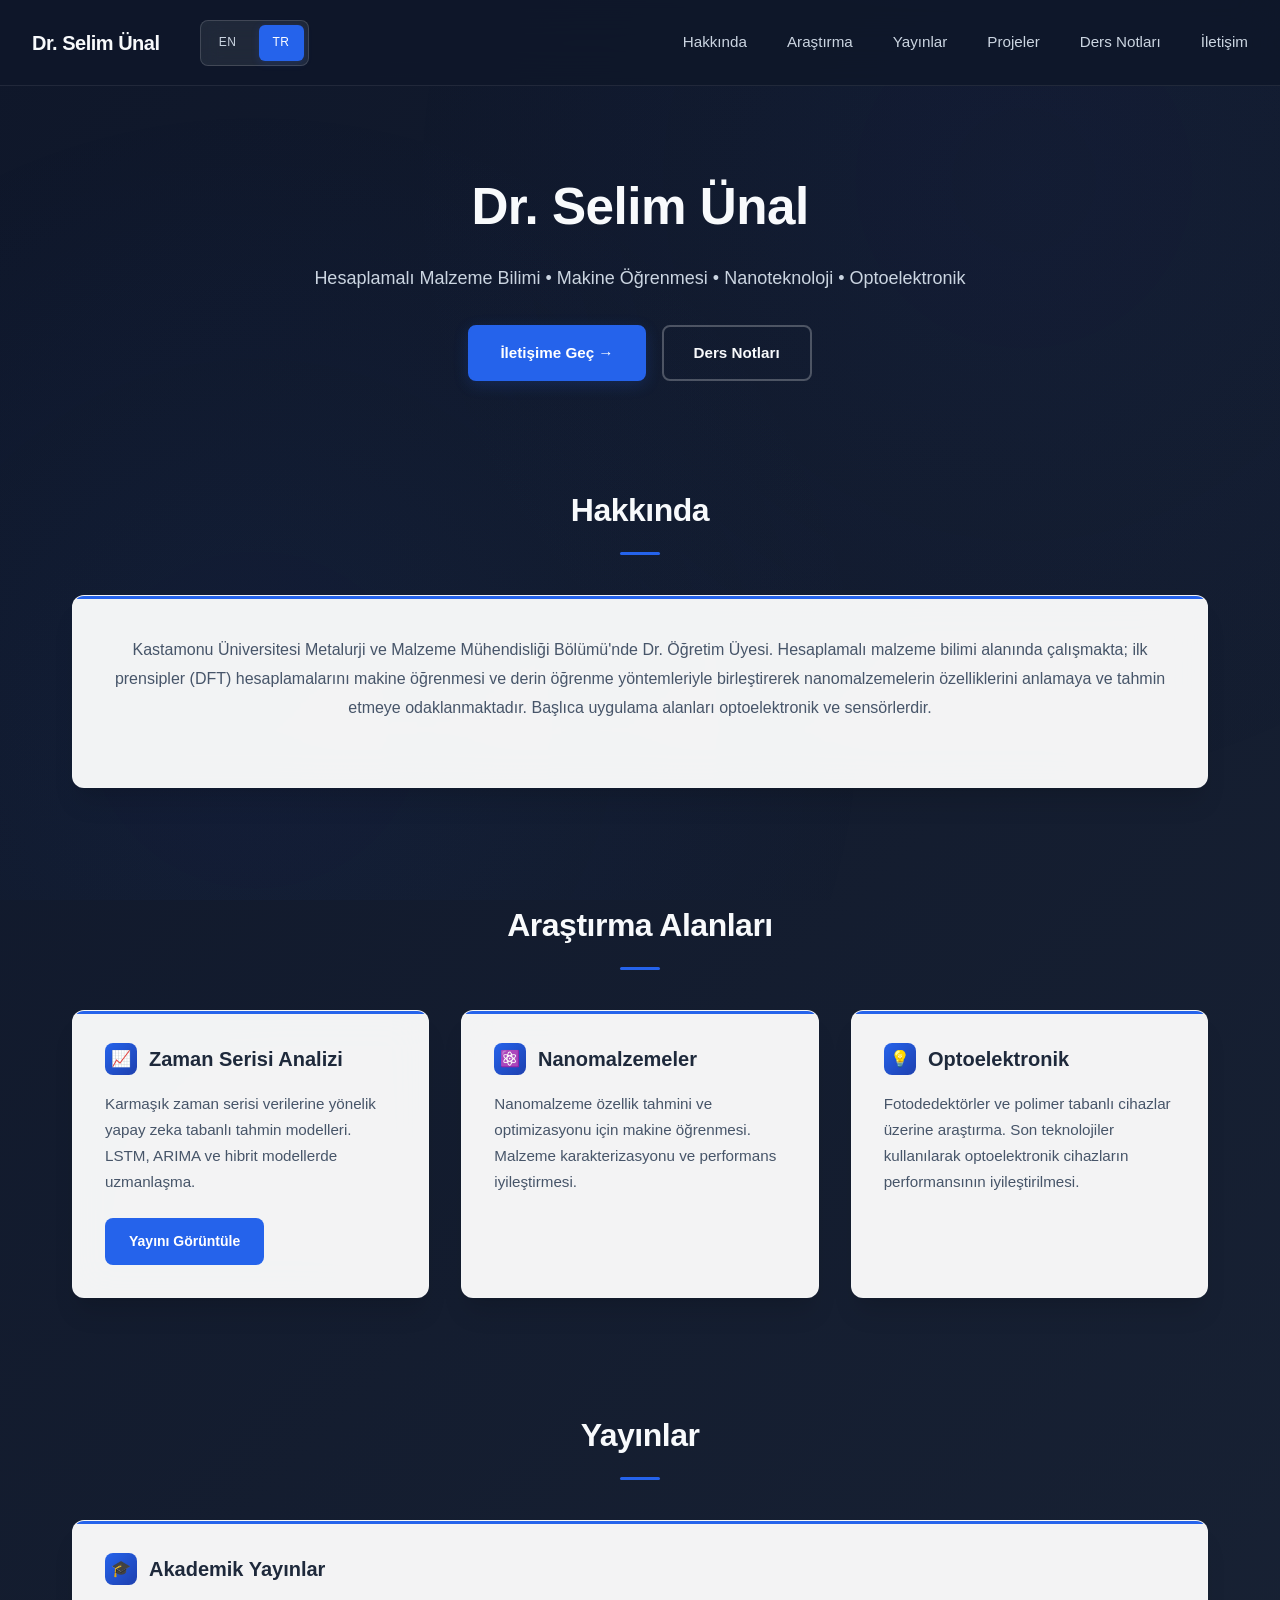
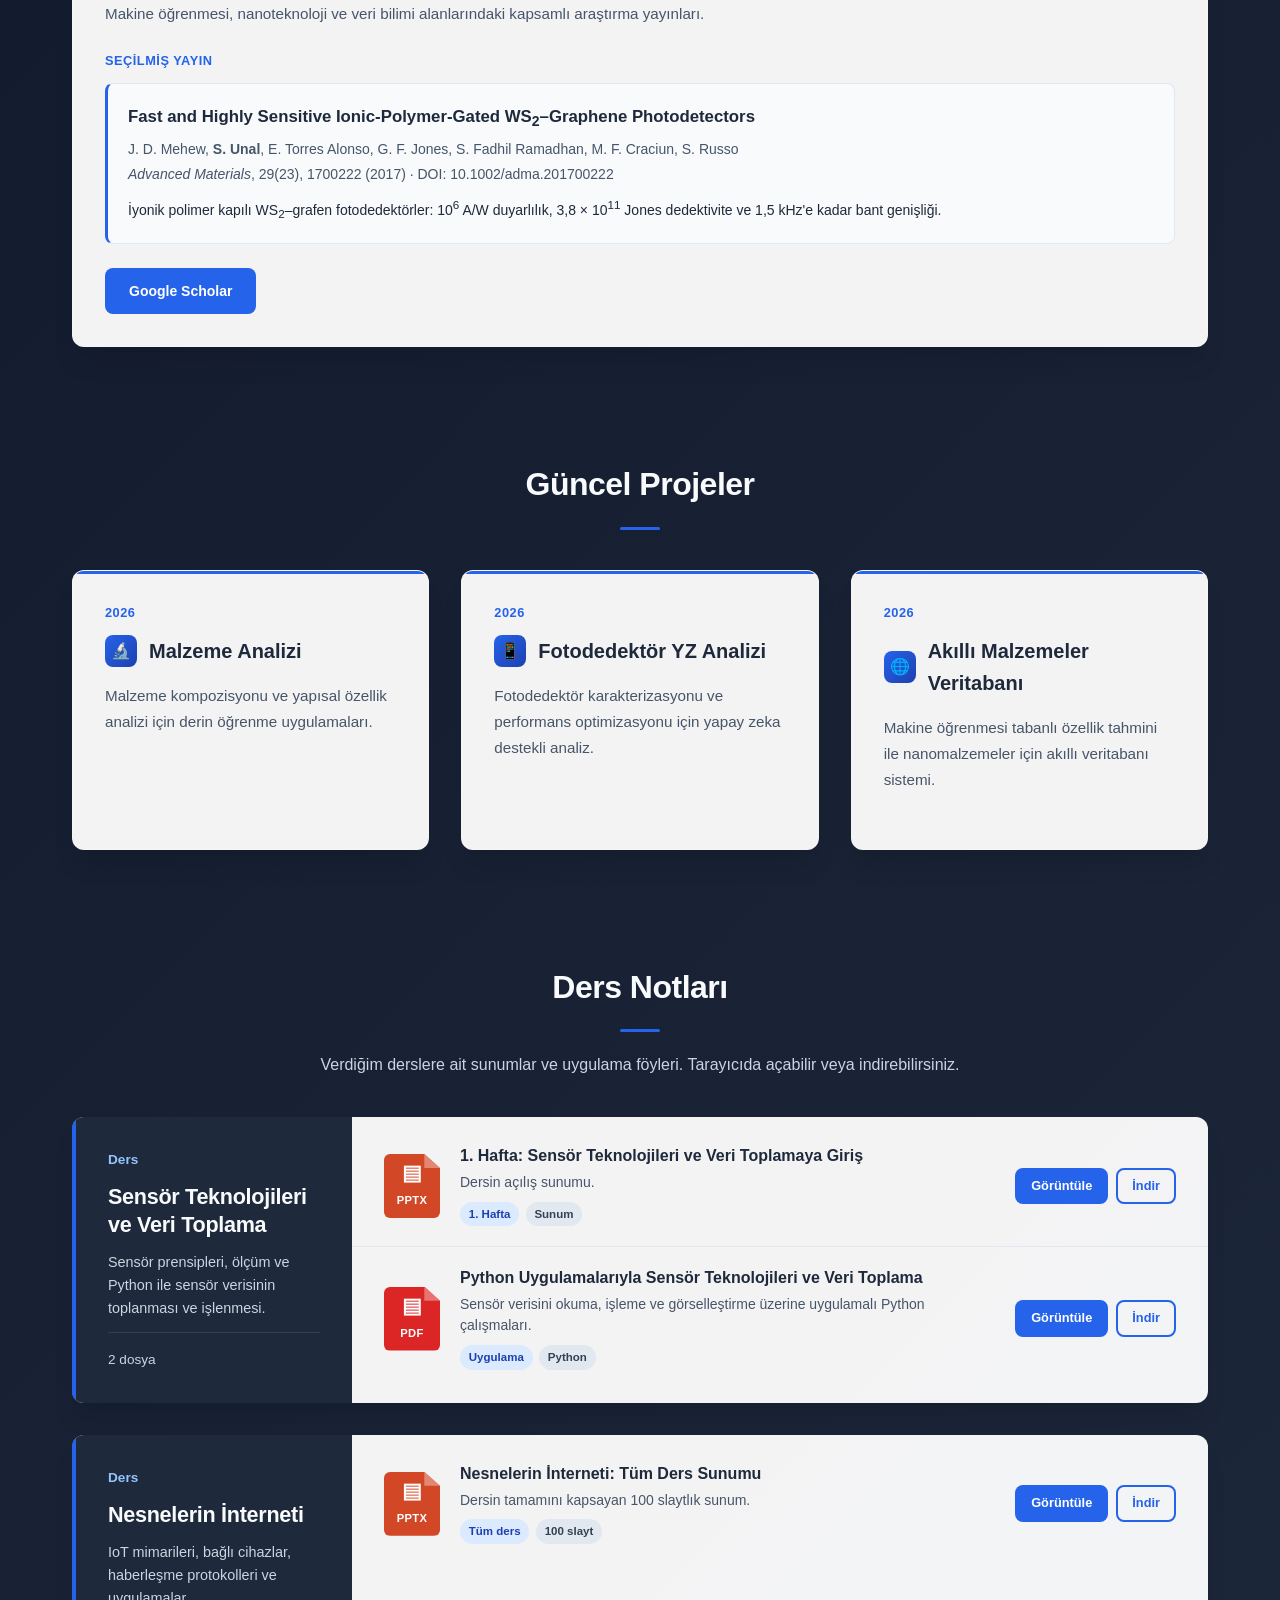
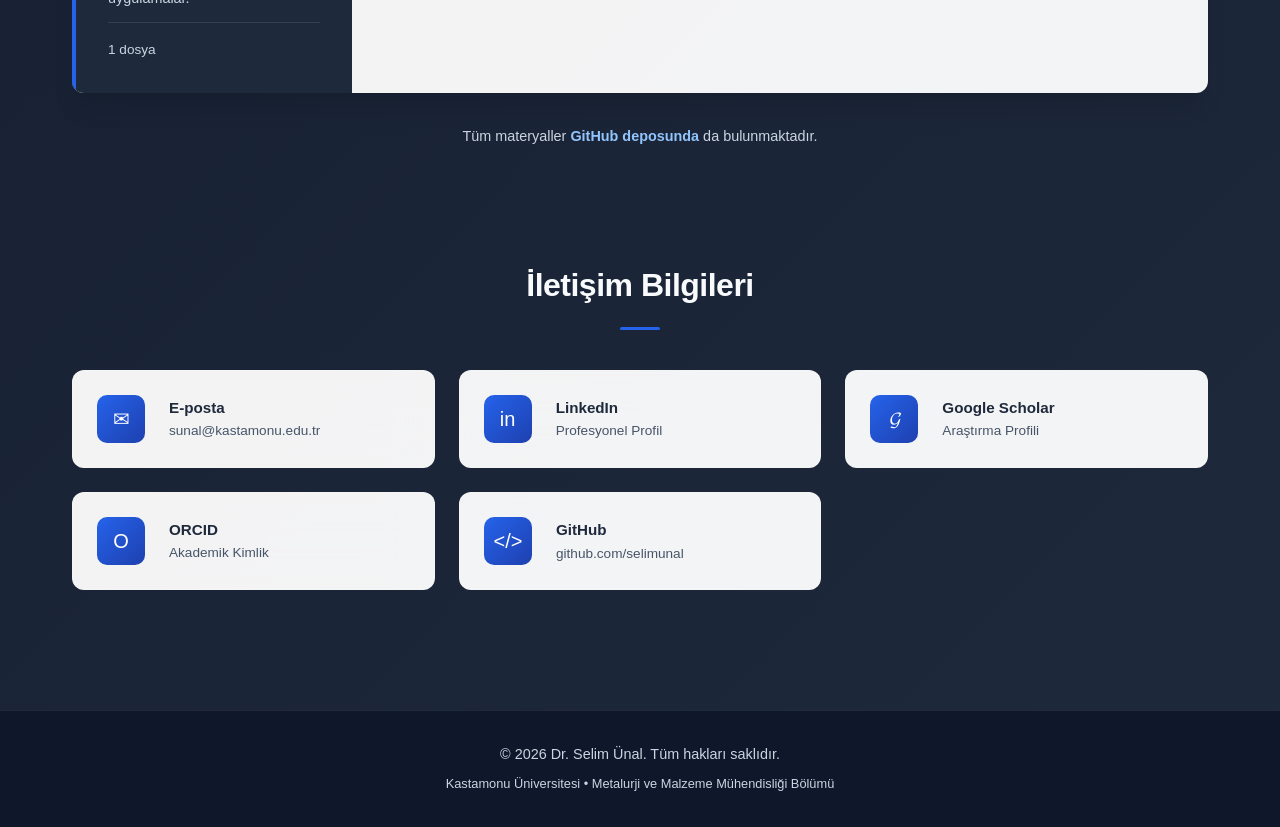
<file: tr/index.html>
<!DOCTYPE html>
<html lang="tr">
<!-- selimunal.com Türkçe sürümü. İngilizce sürüm en/index.html dosyasıdır; ikisini birlikte güncelleyin. -->
<head>
    <meta charset="UTF-8">
    <meta name="viewport" content="width=device-width, initial-scale=1.0">
    <!-- Google Analytics (G-P07H1JJFPR) is loaded by Cloudflare Zaraz, not from this page.
         To change it: Cloudflare dashboard → Zaraz. Do not add the Google tag back here, or visits are counted twice. -->

    <title>Dr. Selim Ünal | Hesaplamalı Malzeme Bilimi ve Makine Öğrenmesi</title>
    <meta name="description" content="Dr. Selim Ünal | Hesaplamalı Malzeme Bilimi, Makine Öğrenmesi, Nanoteknoloji ve Optoelektronik">
    <link rel="canonical" href="https://selimunal.com/tr/">
    <link rel="alternate" hreflang="en" href="https://selimunal.com/en/">
    <link rel="alternate" hreflang="tr" href="https://selimunal.com/tr/">
    <link rel="alternate" hreflang="x-default" href="https://selimunal.com/">

    <!-- Icons -->
    <link rel="icon" href="/favicon.svg" type="image/svg+xml">
    <link rel="icon" href="/favicon-48.png" sizes="48x48" type="image/png">
    <link rel="apple-touch-icon" href="/apple-touch-icon.png">

    <!-- Link previews (social media, messaging apps, e-mail) -->
    <meta property="og:type" content="profile">
    <meta property="og:site_name" content="Dr. Selim Ünal">
    <meta property="og:title" content="Dr. Selim Ünal | Hesaplamalı Malzeme Bilimi ve Makine Öğrenmesi">
    <meta property="og:description" content="Dr. Selim Ünal | Hesaplamalı Malzeme Bilimi, Makine Öğrenmesi, Nanoteknoloji ve Optoelektronik">
    <meta property="og:url" content="https://selimunal.com/tr/">
    <meta property="og:image" content="https://selimunal.com/og-tr.jpg">
    <meta property="og:image:width" content="1200">
    <meta property="og:image:height" content="630">
    <meta property="og:image:alt" content="Dr. Selim Ünal - Hesaplamalı Malzeme Bilimi, Makine Öğrenmesi, Nanoteknoloji, Optoelektronik">
    <meta property="og:locale" content="tr_TR">
    <meta property="og:locale:alternate" content="en_US">
    <meta property="profile:first_name" content="Selim">
    <meta property="profile:last_name" content="Ünal">
    <meta name="twitter:card" content="summary_large_image">

    <!-- Structured data for search engines (Schema.org Person) -->
    <script type="application/ld+json">
    {
        "@context": "https://schema.org",
        "@type": "Person",
        "name": "Selim Ünal",
        "honorificPrefix": "Dr.",
        "jobTitle": "Dr. Öğretim Üyesi",
        "url": "https://selimunal.com/tr/",
        "email": "mailto:sunal@kastamonu.edu.tr",
        "worksFor": {
            "@type": "CollegeOrUniversity",
            "name": "Kastamonu Üniversitesi",
            "department": {
                "@type": "Organization",
                "name": "Metalurji ve Malzeme Mühendisliği Bölümü"
            }
        },
        "knowsAbout": [
            "Hesaplamalı Malzeme Bilimi",
            "Makine Öğrenmesi",
            "Nanoteknoloji",
            "Optoelektronik",
            "Yoğunluk Fonksiyonel Teorisi"
        ],
        "sameAs": [
            "https://www.linkedin.com/in/selimunal/",
            "https://scholar.google.com/citations?user=2Pa3krMHJrAC",
            "https://orcid.org/0000-0003-1521-3327",
            "https://github.com/selimunal"
        ]
    }
    </script>

    <style>
        * {
            margin: 0;
            padding: 0;
            box-sizing: border-box;
        }

        :root {
            --primary-color: #0F172A;
            --secondary-color: #1E293B;
            --accent-color: #2563EB;
            --accent-hover: #1E40AF;
            --text-primary: #F8FAFC;
            --text-secondary: #CBD5E1;
            --text-dark: #1E293B;
            --surface: #1E293B;
            --surface-light: #334155;
            --gradient-bg: linear-gradient(135deg, #0F172A 0%, #1E293B 100%);
            --card-bg: rgba(255, 255, 255, 0.95);
            --text-muted: #475569;
            --shadow: 0 20px 25px -5px rgba(0, 0, 0, 0.1), 0 10px 10px -5px rgba(0, 0, 0, 0.04);
            --shadow-hover: 0 25px 50px -12px rgba(0, 0, 0, 0.25);
            --success-color: #10B981;
            --warning-color: #F59E0B;
            --pdf-color: #DC2626;
            --pptx-color: #D24726;
        }

        body {
            font-family: -apple-system, BlinkMacSystemFont, 'Segoe UI', Roboto, Oxygen, Ubuntu, Cantarell, sans-serif;
            line-height: 1.6;
            background: var(--gradient-bg);
            color: var(--text-dark);
            transition: all 0.3s ease;
        }

        /* Animated background */
        body::before {
            content: '';
            position: fixed;
            top: 0;
            left: 0;
            width: 100%;
            height: 100%;
            background:
                radial-gradient(circle at 20% 80%, rgba(37, 99, 235, 0.05) 0%, transparent 50%),
                radial-gradient(circle at 80% 20%, rgba(30, 64, 175, 0.05) 0%, transparent 50%);
            pointer-events: none;
            z-index: -1;
            animation: backgroundShift 20s ease-in-out infinite alternate;
        }

        @keyframes backgroundShift {
            0% { transform: scale(1) rotate(0deg); }
            100% { transform: scale(1.05) rotate(0.5deg); }
        }

        /* Language switcher */
        .language-switcher {
            display: flex;
            align-items: center;
            gap: 0.5rem;
            background: rgba(255, 255, 255, 0.08);
            backdrop-filter: blur(10px);
            border: 1px solid rgba(255, 255, 255, 0.15);
            border-radius: 8px;
            padding: 0.25rem;
            transition: all 0.3s ease;
        }

        .language-switcher:hover {
            background: rgba(255, 255, 255, 0.12);
            border-color: rgba(37, 99, 235, 0.3);
        }

        .lang-btn {
            padding: 0.5rem 0.875rem;
            background: transparent;
            border: none;
            color: var(--text-secondary);
            border-radius: 6px;
            cursor: pointer;
            font-weight: 500;
            font-size: 0.75rem;
            transition: all 0.3s ease;
            display: flex;
            align-items: center;
            gap: 0.375rem;
            text-transform: uppercase;
            letter-spacing: 0.5px;
            text-decoration: none;
        }

        .lang-btn:hover {
            color: var(--text-primary);
            background: rgba(255, 255, 255, 0.08);
        }

        /* The link for the current page language is highlighted */
        .lang-btn[aria-current="page"] {
            background: var(--accent-color);
            color: white;
            box-shadow: 0 2px 8px rgba(37, 99, 235, 0.2);
        }

        /* Header */
        header {
            background: rgba(15, 23, 42, 0.92);
            backdrop-filter: blur(20px);
            border-bottom: 1px solid rgba(255, 255, 255, 0.08);
            padding: 0;
            position: sticky;
            top: 0;
            z-index: 1000;
            transition: all 0.3s ease;
        }

        .header-content {
            max-width: 1400px;
            margin: 0 auto;
            display: flex;
            justify-content: space-between;
            align-items: center;
            padding: 1.25rem 2rem;
            gap: 2rem;
        }

        .header-left {
            display: flex;
            align-items: center;
            gap: 2.5rem;
        }

        .logo {
            font-size: 1.25rem;
            font-weight: 600;
            color: var(--text-primary);
            text-decoration: none;
            letter-spacing: -0.5px;
        }

        nav {
            display: flex;
            gap: 2.5rem;
        }

        nav a {
            color: var(--text-secondary);
            text-decoration: none;
            font-weight: 500;
            font-size: 0.95rem;
            padding: 0.5rem 0;
            border-radius: 4px;
            transition: all 0.3s ease;
            position: relative;
        }

        nav a::after {
            content: '';
            position: absolute;
            bottom: -4px;
            left: 0;
            width: 0;
            height: 2px;
            background: var(--accent-color);
            transition: width 0.3s ease;
        }

        nav a:hover {
            color: var(--text-primary);
        }

        nav a:hover::after {
            width: 100%;
        }

        /* Mobile menu */
        .mobile-menu-btn {
            display: none;
            background: none;
            border: none;
            color: var(--text-primary);
            font-size: 1.5rem;
            cursor: pointer;
            padding: 0.5rem;
        }

        /* Hero Section */
        .hero {
            padding: 5rem 2rem 3rem;
            text-align: center;
            max-width: 1000px;
            margin: 0 auto;
        }

        .hero-title {
            font-size: clamp(2rem, 4vw, 3.5rem);
            font-weight: 700;
            color: var(--text-primary);
            margin-bottom: 1rem;
            letter-spacing: -0.5px;
        }

        .hero-subtitle {
            font-size: 1.125rem;
            color: var(--text-secondary);
            margin-bottom: 2rem;
            font-weight: 400;
        }

        .hero-subtitle span {
            white-space: nowrap;
        }

        .hero-actions {
            display: flex;
            gap: 1rem;
            justify-content: center;
            flex-wrap: wrap;
        }

        .hero-cta {
            display: inline-flex;
            align-items: center;
            gap: 0.5rem;
            padding: 0.875rem 1.875rem;
            background: var(--accent-color);
            color: white;
            text-decoration: none;
            border-radius: 8px;
            font-weight: 600;
            font-size: 0.95rem;
            transition: all 0.3s ease;
            box-shadow: 0 4px 15px rgba(37, 99, 235, 0.2);
            border: 2px solid var(--accent-color);
        }

        .hero-cta:hover {
            background: var(--accent-hover);
            border-color: var(--accent-hover);
            transform: translateY(-2px);
            box-shadow: 0 6px 20px rgba(37, 99, 235, 0.3);
        }

        .hero-cta.hero-cta-ghost {
            background: transparent;
            border-color: rgba(255, 255, 255, 0.25);
            box-shadow: none;
            color: var(--text-primary);
        }

        .hero-cta.hero-cta-ghost:hover {
            background: rgba(255, 255, 255, 0.08);
            border-color: var(--accent-color);
        }

        /* Sections */
        section {
            padding: 3.5rem 2rem;
            max-width: 1200px;
            margin: 0 auto;
            scroll-margin-top: 80px;
        }

        .section-title {
            font-size: 2rem;
            font-weight: 700;
            color: var(--text-primary);
            margin-bottom: 2.5rem;
            text-align: center;
            letter-spacing: -0.5px;
        }

        .section-title::after {
            content: '';
            display: block;
            width: 40px;
            height: 3px;
            background: var(--accent-color);
            border-radius: 2px;
            margin: 1rem auto 0;
        }

        .section-intro {
            color: var(--text-secondary);
            text-align: center;
            max-width: 640px;
            margin: -1.25rem auto 2.5rem;
            font-size: 1rem;
        }

        /* Cards */
        .cards-grid {
            display: grid;
            grid-template-columns: repeat(auto-fit, minmax(min(100%, 320px), 1fr));
            gap: 2rem;
            margin-top: 2rem;
        }

        .card {
            background: var(--card-bg);
            backdrop-filter: blur(20px);
            border: 1px solid rgba(255, 255, 255, 0.15);
            border-radius: 12px;
            padding: 2rem;
            transition: all 0.3s ease;
            box-shadow: var(--shadow);
            position: relative;
            overflow: hidden;
        }

        .card::before {
            content: '';
            position: absolute;
            top: 0;
            left: 0;
            width: 100%;
            height: 3px;
            background: var(--accent-color);
        }

        .card:hover {
            transform: translateY(-6px);
            box-shadow: var(--shadow-hover);
            border-color: rgba(37, 99, 235, 0.2);
        }

        .card h3 {
            font-size: 1.25rem;
            font-weight: 600;
            color: var(--text-dark);
            margin-bottom: 1rem;
            display: flex;
            align-items: center;
            gap: 0.75rem;
        }

        .card-icon {
            width: 32px;
            height: 32px;
            background: linear-gradient(135deg, var(--accent-color), #1e40af);
            border-radius: 8px;
            display: flex;
            align-items: center;
            justify-content: center;
            color: white;
            font-size: 1rem;
            flex-shrink: 0;
        }

        .card p {
            color: var(--text-muted);
            line-height: 1.7;
            margin-bottom: 1.5rem;
            font-size: 0.95rem;
        }

        .card-date {
            font-size: 0.8rem;
            color: var(--accent-color);
            font-weight: 600;
            margin-bottom: 0.75rem;
            text-transform: uppercase;
            letter-spacing: 0.5px;
        }

        /* Buttons */
        .btn {
            display: inline-flex;
            align-items: center;
            gap: 0.5rem;
            padding: 0.75rem 1.5rem;
            background: var(--accent-color);
            color: white;
            text-decoration: none;
            border-radius: 8px;
            font-weight: 600;
            font-size: 0.875rem;
            transition: all 0.3s ease;
            border: none;
            cursor: pointer;
        }

        .btn:hover {
            background: var(--accent-hover);
            transform: translateY(-2px);
            box-shadow: 0 6px 20px rgba(37, 99, 235, 0.3);
        }

        .btn-secondary {
            background: transparent;
            color: var(--accent-color);
            border: 2px solid var(--accent-color);
        }

        .btn-secondary:hover {
            background: var(--accent-color);
            color: white;
        }

        .btn-sm {
            padding: 0.5rem 1rem;
            font-size: 0.8rem;
        }

        .btn-sm.btn-secondary {
            padding: calc(0.5rem - 2px) calc(1rem - 2px);
        }

        /* About section */
        .about-content {
            background: var(--card-bg);
            backdrop-filter: blur(20px);
            border: 1px solid rgba(255, 255, 255, 0.15);
            border-radius: 12px;
            padding: 2.5rem;
            text-align: center;
            box-shadow: var(--shadow);
            position: relative;
            overflow: hidden;
        }

        .about-content::before {
            content: '';
            position: absolute;
            top: 0;
            left: 0;
            width: 100%;
            height: 3px;
            background: var(--accent-color);
        }

        .about-content p {
            font-size: 1rem;
            color: var(--text-muted);
            margin-bottom: 1.5rem;
            line-height: 1.8;
        }

        /* ===== Lecture Notes ===== */
        .course-list {
            display: flex;
            flex-direction: column;
            gap: 2rem;
        }

        .course {
            background: var(--card-bg);
            border-radius: 12px;
            box-shadow: var(--shadow);
            overflow: hidden;
            display: grid;
            grid-template-columns: 280px 1fr;
        }

        .course-info {
            background: var(--secondary-color);
            color: var(--text-primary);
            padding: 2rem;
            display: flex;
            flex-direction: column;
            gap: 0.75rem;
            border-left: 4px solid var(--accent-color);
        }

        .course-code {
            font-size: 0.85rem;
            color: #93C5FD;
            font-weight: 600;
        }

        .course-info h3 {
            font-size: 1.35rem;
            line-height: 1.3;
            font-weight: 700;
            letter-spacing: -0.3px;
        }

        .course-info p {
            color: var(--text-secondary);
            font-size: 0.9rem;
            line-height: 1.6;
        }

        .course-count {
            margin-top: auto;
            font-size: 0.85rem;
            color: var(--text-secondary);
            padding-top: 1rem;
            border-top: 1px solid rgba(255, 255, 255, 0.1);
        }

        .material-list {
            list-style: none;
            padding: 0.5rem 0;
        }

        .material {
            display: grid;
            grid-template-columns: 56px 1fr auto;
            align-items: center;
            gap: 1.25rem;
            padding: 1.25rem 2rem;
            border-bottom: 1px solid #E2E8F0;
            transition: background 0.2s ease;
        }

        .material:last-child {
            border-bottom: none;
        }

        .material:hover {
            background: #F1F5F9;
        }

        .file-badge {
            width: 56px;
            height: 64px;
            border-radius: 6px;
            display: flex;
            flex-direction: column;
            align-items: center;
            justify-content: flex-end;
            padding-bottom: 0.5rem;
            color: white;
            font-size: 0.7rem;
            font-weight: 700;
            letter-spacing: 0.3px;
            position: relative;
            clip-path: polygon(0 0, 72% 0, 100% 22%, 100% 100%, 0 100%);
        }

        .file-badge::before {
            content: '';
            position: absolute;
            top: 0;
            right: 0;
            width: 28%;
            height: 22%;
            background: rgba(255, 255, 255, 0.35);
            clip-path: polygon(0 0, 100% 100%, 0 100%);
        }

        .file-badge .file-glyph {
            font-size: 1.3rem;
            margin-bottom: 0.15rem;
        }

        .file-badge.pdf { background: var(--pdf-color); }
        .file-badge.pptx { background: var(--pptx-color); }

        .material-body h4 {
            font-size: 1rem;
            font-weight: 600;
            color: var(--text-dark);
            margin-bottom: 0.25rem;
            line-height: 1.4;
        }

        .material-body p {
            color: var(--text-muted);
            font-size: 0.875rem;
            line-height: 1.55;
        }

        .material-tags {
            display: flex;
            flex-wrap: wrap;
            gap: 0.4rem;
            margin-top: 0.5rem;
        }

        .tag {
            font-size: 0.72rem;
            font-weight: 600;
            padding: 0.2rem 0.55rem;
            border-radius: 999px;
            background: #DBEAFE;
            color: #1E40AF;
        }

        .tag.tag-neutral {
            background: #E2E8F0;
            color: #334155;
        }

        .material-actions {
            display: flex;
            gap: 0.5rem;
            flex-shrink: 0;
        }

        .lectures-footer {
            margin-top: 2rem;
            text-align: center;
            color: var(--text-secondary);
            font-size: 0.9rem;
        }

        .lectures-footer a {
            color: #93C5FD;
            font-weight: 600;
            text-decoration: none;
        }

        .lectures-footer a:hover {
            text-decoration: underline;
        }

        /* Contact section */
        .contact-grid {
            display: grid;
            grid-template-columns: repeat(auto-fit, minmax(min(100%, 280px), 1fr));
            gap: 1.5rem;
            margin-top: 2rem;
        }

        .contact-item {
            display: flex;
            align-items: center;
            gap: 1.5rem;
            padding: 1.5rem;
            background: var(--card-bg);
            backdrop-filter: blur(20px);
            border: 1px solid rgba(255, 255, 255, 0.15);
            border-radius: 12px;
            transition: all 0.3s ease;
            text-decoration: none;
            color: var(--text-dark);
        }

        .contact-item:hover {
            transform: translateY(-3px);
            box-shadow: var(--shadow);
            border-color: rgba(37, 99, 235, 0.2);
        }

        .contact-icon {
            width: 48px;
            height: 48px;
            background: linear-gradient(135deg, var(--accent-color), #1e40af);
            border-radius: 10px;
            display: flex;
            align-items: center;
            justify-content: center;
            color: white;
            font-size: 1.25rem;
            flex-shrink: 0;
        }

        .contact-label {
            font-weight: 600;
            font-size: 0.95rem;
        }

        .contact-detail {
            color: var(--text-muted);
            font-size: 0.85rem;
        }

        /* Footer */
        footer {
            background: rgba(15, 23, 42, 0.92);
            backdrop-filter: blur(20px);
            border-top: 1px solid rgba(255, 255, 255, 0.08);
            color: var(--text-secondary);
            text-align: center;
            padding: 2rem;
            margin-top: 4rem;
            font-size: 0.9rem;
        }

        .footer-sub {
            margin-top: 0.5rem;
            font-size: 0.8rem;
        }

        /* Skip link: hidden until a keyboard user tabs to it */
        .skip-link {
            position: absolute;
            top: -5rem;
            left: 1rem;
            z-index: 2000;
            padding: 0.75rem 1rem;
            background: #FFFFFF;
            color: var(--primary-color);
            border-radius: 6px;
            font-weight: 600;
            text-decoration: none;
        }

        .skip-link:focus {
            top: 1rem;
        }

        /* Selected publications */
        .pub-heading {
            font-size: 0.8rem;
            font-weight: 700;
            color: var(--accent-color);
            text-transform: uppercase;
            letter-spacing: 0.5px;
            margin-bottom: 0.75rem;
        }

        .pub-list {
            list-style: none;
            margin-bottom: 1.5rem;
        }

        .pub {
            padding: 1.25rem;
            background: #F8FAFC;
            border: 1px solid #E2E8F0;
            border-left: 3px solid var(--accent-color);
            border-radius: 8px;
        }

        .pub-title {
            display: inline-block;
            margin-bottom: 0.4rem;
            font-size: 1.05rem;
            font-weight: 600;
            line-height: 1.4;
            color: var(--text-dark);
            text-decoration: none;
        }

        .pub-title:hover {
            color: var(--accent-color);
            text-decoration: underline;
        }

        .card .pub p {
            margin-bottom: 0.25rem;
            font-size: 0.875rem;
            line-height: 1.55;
        }

        .card .pub .pub-summary {
            margin: 0.6rem 0 0;
            color: var(--text-dark);
        }

        .card-actions {
            display: flex;
            flex-wrap: wrap;
            gap: 1rem;
            margin-top: 1rem;
        }

        /* Keyboard focus */
        a:focus-visible, button:focus-visible {
            outline: 2px solid #60A5FA;
            outline-offset: 3px;
        }

        /* Responsive Design */
        @media (max-width: 1008px) {
            .header-content {
                padding: 1rem;
            }

            .header-left {
                gap: 1.5rem;
            }

            nav {
                display: none;
                position: absolute;
                top: 100%;
                left: 0;
                right: 0;
                background: rgba(15, 23, 42, 0.98);
                backdrop-filter: blur(20px);
                border-bottom: 1px solid rgba(255, 255, 255, 0.08);
                flex-direction: column;
                padding: 1rem;
                gap: 0.5rem;
            }

            nav.active {
                display: flex;
            }

            .mobile-menu-btn {
                display: block;
            }

            .hero {
                padding: 3rem 1rem 2rem;
            }

            section {
                padding: 2.5rem 1rem;
            }

            .about-content {
                padding: 1.75rem;
            }

            .course {
                grid-template-columns: 1fr;
            }

            .course-info {
                border-left: none;
                border-top: 4px solid var(--accent-color);
                padding: 1.5rem;
            }
        }

        @media (max-width: 640px) {
            .material {
                grid-template-columns: 48px 1fr;
                padding: 1.25rem;
                gap: 1rem;
            }

            .file-badge {
                width: 48px;
                height: 56px;
            }

            .material-actions {
                grid-column: 1 / -1;
            }

            .material-actions .btn {
                flex: 1;
                justify-content: center;
            }
        }

        /* Smooth scrolling */
        html {
            scroll-behavior: smooth;
        }

        /* Fade-in on scroll. Cards are visible by default and are only hidden once the
           script has set up the animation (class js-ready), so a script failure never hides content. */
        .js-ready .fade-in {
            opacity: 0;
            transform: translateY(20px);
            transition: opacity 0.4s ease, transform 0.4s ease, box-shadow 0.3s ease, border-color 0.3s ease;
        }

        .js-ready .fade-in.visible {
            opacity: 1;
            transform: translateY(0);
        }

        @media (prefers-reduced-motion: reduce) {
            *, *::before, *::after {
                animation: none !important;
                transition: none !important;
            }
            html { scroll-behavior: auto; }
        }
    </style>
</head>
<body>

    <a class="skip-link" href="#main">Ana içeriğe geç</a>

    <header>
        <div class="header-content">
            <div class="header-left">
                <a href="#" class="logo">Dr. Selim Ünal</a>
                <div class="language-switcher" role="group" aria-label="Dil">
                    <a class="lang-btn" href="/en/" data-lang="en" lang="en" hreflang="en" aria-label="English">EN</a>
                    <a class="lang-btn" href="/tr/" data-lang="tr" lang="tr" hreflang="tr" aria-label="Türkçe" aria-current="page">TR</a>
                </div>
            </div>
            <nav id="nav" aria-label="Ana menü">
                <a href="#about">Hakkında</a>
                <a href="#research">Araştırma</a>
                <a href="#publications">Yayınlar</a>
                <a href="#projects">Projeler</a>
                <a href="#lectures">Ders Notları</a>
                <a href="#contact">İletişim</a>
            </nav>
            <button type="button" class="mobile-menu-btn" id="menu-btn" aria-label="Menü" aria-controls="nav" aria-expanded="false">☰</button>
        </div>
    </header>

    <main id="main">

    <section class="hero">
        <h1 class="hero-title">Dr. Selim Ünal</h1>
        <p class="hero-subtitle"><span>Hesaplamalı Malzeme Bilimi •</span> <span>Makine Öğrenmesi •</span> <span>Nanoteknoloji •</span> <span>Optoelektronik</span></p>
        <div class="hero-actions">
            <a href="#contact" class="hero-cta">İletişime Geç →</a>
            <a href="#lectures" class="hero-cta hero-cta-ghost">Ders Notları</a>
        </div>
    </section>

    <section id="about">
        <h2 class="section-title">Hakkında</h2>
        <div class="about-content fade-in">
            <p>Kastamonu Üniversitesi Metalurji ve Malzeme Mühendisliği Bölümü'nde Dr. Öğretim Üyesi. Hesaplamalı malzeme bilimi alanında çalışmakta; ilk prensipler (DFT) hesaplamalarını makine öğrenmesi ve derin öğrenme yöntemleriyle birleştirerek nanomalzemelerin özelliklerini anlamaya ve tahmin etmeye odaklanmaktadır. Başlıca uygulama alanları optoelektronik ve sensörlerdir.</p>
        </div>
    </section>

    <section id="research">
        <h2 class="section-title">Araştırma Alanları</h2>
        <div class="cards-grid">
            <div class="card fade-in">
                <h3>
                    <span class="card-icon" aria-hidden="true">📈</span>
                    Zaman Serisi Analizi
                </h3>
                <p>Karmaşık zaman serisi verilerine yönelik yapay zeka tabanlı tahmin modelleri. LSTM, ARIMA ve hibrit modellerde uzmanlaşma.</p>
                <a href="https://www.sciencedirect.com/science/article/pii/S2590123024002974" target="_blank" rel="noopener" class="btn">Yayını Görüntüle</a>
            </div>
            <div class="card fade-in">
                <h3>
                    <span class="card-icon" aria-hidden="true">⚛️</span>
                    Nanomalzemeler
                </h3>
                <p>Nanomalzeme özellik tahmini ve optimizasyonu için makine öğrenmesi. Malzeme karakterizasyonu ve performans iyileştirmesi.</p>
            </div>
            <div class="card fade-in">
                <h3>
                    <span class="card-icon" aria-hidden="true">💡</span>
                    Optoelektronik
                </h3>
                <p>Fotodedektörler ve polimer tabanlı cihazlar üzerine araştırma. Son teknolojiler kullanılarak optoelektronik cihazların performansının iyileştirilmesi.</p>
            </div>
        </div>
    </section>

    <section id="publications">
        <h2 class="section-title">Yayınlar</h2>
        <div class="card fade-in">
            <h3>
                <span class="card-icon" aria-hidden="true">🎓</span>
                Akademik Yayınlar
            </h3>
            <p>Makine öğrenmesi, nanoteknoloji ve veri bilimi alanlarındaki kapsamlı araştırma yayınları.</p>
            <h4 class="pub-heading">Seçilmiş Yayın</h4>
            <ul class="pub-list">
                <li class="pub">
                    <a class="pub-title" href="https://doi.org/10.1002/adma.201700222" target="_blank" rel="noopener">Fast and Highly Sensitive Ionic-Polymer-Gated WS<sub>2</sub>–Graphene Photodetectors</a>
                    <p>J. D. Mehew, <strong>S. Unal</strong>, E. Torres Alonso, G. F. Jones, S. Fadhil Ramadhan, M. F. Craciun, S. Russo</p>
                    <p><em>Advanced Materials</em>, 29(23), 1700222 (2017) · DOI: 10.1002/adma.201700222</p>
                    <p class="pub-summary">İyonik polimer kapılı WS<sub>2</sub>–grafen fotodedektörler: 10<sup>6</sup> A/W duyarlılık, 3,8 × 10<sup>11</sup> Jones dedektivite ve 1,5 kHz'e kadar bant genişliği.</p>
                </li>
            </ul>
            <div class="card-actions">
                <a href="https://scholar.google.com/citations?hl=en&user=2Pa3krMHJrAC&view_op=list_works&sortby=pubdate" target="_blank" rel="noopener" class="btn">
                    Google Scholar
                </a>
            </div>
        </div>
    </section>

    <section id="projects">
        <h2 class="section-title">Güncel Projeler</h2>
        <div class="cards-grid">
            <div class="card fade-in">
                <div class="card-date">2026</div>
                <h3>
                    <span class="card-icon" aria-hidden="true">🔬</span>
                    Malzeme Analizi
                </h3>
                <p>Malzeme kompozisyonu ve yapısal özellik analizi için derin öğrenme uygulamaları.</p>
            </div>
            <div class="card fade-in">
                <div class="card-date">2026</div>
                <h3>
                    <span class="card-icon" aria-hidden="true">📱</span>
                    Fotodedektör YZ Analizi
                </h3>
                <p>Fotodedektör karakterizasyonu ve performans optimizasyonu için yapay zeka destekli analiz.</p>
            </div>
            <div class="card fade-in">
                <div class="card-date">2026</div>
                <h3>
                    <span class="card-icon" aria-hidden="true">🌐</span>
                    Akıllı Malzemeler Veritabanı
                </h3>
                <p>Makine öğrenmesi tabanlı özellik tahmini ile nanomalzemeler için akıllı veritabanı sistemi.</p>
            </div>
        </div>
    </section>

    <!-- ===================== LECTURE NOTES ===================== -->
    <!--
        To add a new file: copy one <li class="material"> block inside the right course,
        then update the title, description and the two links.
        - PDF "View" link: the GitHub page (github.com/.../blob/main/FILE.pdf)
        - PPTX "View" link: https://view.officeapps.live.com/op/view.aspx?src= + URL-encoded raw link
        - "Download" link: raw.githubusercontent.com/selimunal/documents/main/FILE
    -->
    <section id="lectures">

        <h2 class="section-title">Ders Notları</h2>
        <p class="section-intro">Verdiğim derslere ait sunumlar ve uygulama föyleri. Tarayıcıda açabilir veya indirebilirsiniz.</p>

        <div class="course-list">
            <!-- Ders: Sensör Teknolojileri -->
            <article class="course fade-in">
                <div class="course-info">
                    <span class="course-code">Ders</span>
                    <h3>Sensör Teknolojileri ve Veri Toplama</h3>
                    <p>Sensör prensipleri, ölçüm ve Python ile sensör verisinin toplanması ve işlenmesi.</p>
                    <span class="course-count">2 dosya</span>
                </div>
                <ul class="material-list">
                    <li class="material">
                        <div class="file-badge pptx" aria-hidden="true"><span class="file-glyph">▤</span>PPTX</div>
                        <div class="material-body">
                            <h4>1. Hafta: Sensör Teknolojileri ve Veri Toplamaya Giriş</h4>
                            <p>Dersin açılış sunumu.</p>
                            <div class="material-tags">
                                <span class="tag">1. Hafta</span>
                                <span class="tag tag-neutral">Sunum</span>
                            </div>
                        </div>
                        <div class="material-actions">
                            <a class="btn btn-sm" target="_blank" rel="noopener"
                               href="https://view.officeapps.live.com/op/view.aspx?src=https%3A%2F%2Fraw.githubusercontent.com%2Fselimunal%2Fdocuments%2Fmain%2FSens%25C3%25B6r%2520Teknolojileri%2520ve%2520Veri%2520Toplama%2520%25E2%2580%2593%25201.%2520Hafta.pptx">Görüntüle</a>
                            <a class="btn btn-sm btn-secondary" target="_blank" rel="noopener"
                               href="https://raw.githubusercontent.com/selimunal/documents/main/Sens%C3%B6r%20Teknolojileri%20ve%20Veri%20Toplama%20%E2%80%93%201.%20Hafta.pptx">İndir</a>
                        </div>
                    </li>
                    <li class="material">
                        <div class="file-badge pdf" aria-hidden="true"><span class="file-glyph">▤</span>PDF</div>
                        <div class="material-body">
                            <h4>Python Uygulamalarıyla Sensör Teknolojileri ve Veri Toplama</h4>
                            <p>Sensör verisini okuma, işleme ve görselleştirme üzerine uygulamalı Python çalışmaları.</p>
                            <div class="material-tags">
                                <span class="tag">Uygulama</span>
                                <span class="tag tag-neutral">Python</span>
                            </div>
                        </div>
                        <div class="material-actions">
                            <a class="btn btn-sm" target="_blank" rel="noopener"
                               href="https://github.com/selimunal/documents/blob/main/Sens%C3%B6r_Teknolojileri_ve_Veri_Toplama.pdf">Görüntüle</a>
                            <a class="btn btn-sm btn-secondary" target="_blank" rel="noopener"
                               href="https://raw.githubusercontent.com/selimunal/documents/main/Sens%C3%B6r_Teknolojileri_ve_Veri_Toplama.pdf">İndir</a>
                        </div>
                    </li>
                </ul>
            </article>

            <!-- Ders: Nesnelerin İnterneti -->
            <article class="course fade-in">
                <div class="course-info">
                    <span class="course-code">Ders</span>
                    <h3>Nesnelerin İnterneti</h3>
                    <p>IoT mimarileri, bağlı cihazlar, haberleşme protokolleri ve uygulamalar.</p>
                    <span class="course-count">1 dosya</span>
                </div>
                <ul class="material-list">
                    <li class="material">
                        <div class="file-badge pptx" aria-hidden="true"><span class="file-glyph">▤</span>PPTX</div>
                        <div class="material-body">
                            <h4>Nesnelerin İnterneti: Tüm Ders Sunumu</h4>
                            <p>Dersin tamamını kapsayan 100 slaytlık sunum.</p>
                            <div class="material-tags">
                                <span class="tag">Tüm ders</span>
                                <span class="tag tag-neutral">100 slayt</span>
                            </div>
                        </div>
                        <div class="material-actions">
                            <a class="btn btn-sm" target="_blank" rel="noopener"
                               href="https://view.officeapps.live.com/op/view.aspx?src=https%3A%2F%2Fraw.githubusercontent.com%2Fselimunal%2Fdocuments%2Fmain%2FNesnelerin-Interneti-100-Slayt.pptx">Görüntüle</a>
                            <a class="btn btn-sm btn-secondary" target="_blank" rel="noopener"
                               href="https://raw.githubusercontent.com/selimunal/documents/main/Nesnelerin-Interneti-100-Slayt.pptx">İndir</a>
                        </div>
                    </li>
                </ul>
            </article>
        </div>

        <p class="lectures-footer">Tüm materyaller <a href="https://github.com/selimunal/documents" target="_blank" rel="noopener">GitHub deposunda</a> da bulunmaktadır.</p>
    </section>

    <section id="contact">
        <h2 class="section-title">İletişim Bilgileri</h2>
        <div class="contact-grid">
            <a href="mailto:sunal@kastamonu.edu.tr" class="contact-item">
                <div class="contact-icon" aria-hidden="true">✉</div>
                <div>
                    <div class="contact-label">E-posta</div>
                    <div class="contact-detail">sunal@kastamonu.edu.tr</div>
                </div>
            </a>
            <a href="https://www.linkedin.com/in/selimunal/" target="_blank" rel="noopener" class="contact-item">
                <div class="contact-icon" aria-hidden="true">in</div>
                <div>
                    <div class="contact-label">LinkedIn</div>
                    <div class="contact-detail">Profesyonel Profil</div>
                </div>
            </a>
            <a href="https://scholar.google.com/citations?hl=en&user=2Pa3krMHJrAC" target="_blank" rel="noopener" class="contact-item">
                <div class="contact-icon" aria-hidden="true">𝓖</div>
                <div>
                    <div class="contact-label">Google Scholar</div>
                    <div class="contact-detail">Araştırma Profili</div>
                </div>
            </a>
            <a href="https://orcid.org/0000-0003-1521-3327" target="_blank" rel="noopener" class="contact-item">
                <div class="contact-icon" aria-hidden="true">O</div>
                <div>
                    <div class="contact-label">ORCID</div>
                    <div class="contact-detail">Akademik Kimlik</div>
                </div>
            </a>
            <a href="https://github.com/selimunal" target="_blank" rel="noopener" class="contact-item">
                <div class="contact-icon" aria-hidden="true">&lt;/&gt;</div>
                <div>
                    <div class="contact-label">GitHub</div>
                    <div class="contact-detail">github.com/selimunal</div>
                </div>
            </a>
        </div>
    </section>

    </main>

    <footer>
        <p>&copy; <span class="current-year">2026</span> Dr. Selim Ünal. Tüm hakları saklıdır.</p>
        <p class="footer-sub">Kastamonu Üniversitesi • Metalurji ve Malzeme Mühendisliği Bölümü</p>
    </footer>

    <script>
        const LANG_STORAGE_KEY = 'preferredLang';
        const menuBtn = document.getElementById('menu-btn');
        const nav = document.getElementById('nav');

        // EN/TR links: remember the choice (used when someone opens selimunal.com without /en/ or /tr/)
        // and stay at the same section of the page
        document.querySelectorAll('.lang-btn').forEach(link => {
            link.addEventListener('click', (e) => {
                try { localStorage.setItem(LANG_STORAGE_KEY, link.dataset.lang); } catch (err) {}
                if (location.hash) {
                    e.preventDefault();
                    location.href = link.getAttribute('href') + location.hash;
                }
            });
        });

        // Cards fade in as they scroll into view. They simply stay visible if this
        // setup does not run or the visitor prefers reduced motion.
        const reduceMotion = window.matchMedia('(prefers-reduced-motion: reduce)').matches;
        if ('IntersectionObserver' in window && !reduceMotion) {
            const observer = new IntersectionObserver((entries) => {
                entries.forEach(entry => {
                    if (entry.isIntersecting) {
                        entry.target.classList.add('visible');
                        observer.unobserve(entry.target);
                    }
                });
            }, { threshold: 0, rootMargin: '0px 0px -40px 0px' });
            document.querySelectorAll('.fade-in').forEach(el => {
                // anything already on screen is shown straight away, without animation
                if (el.getBoundingClientRect().top < window.innerHeight) el.classList.add('visible');
                else observer.observe(el);
            });
            document.documentElement.classList.add('js-ready');
        }

        // Keep the copyright year current
        document.querySelectorAll('.current-year').forEach(el => {
            el.textContent = new Date().getFullYear();
        });

        // Mobile menu
        function setMenuOpen(open) {
            nav.classList.toggle('active', open);
            menuBtn.setAttribute('aria-expanded', open ? 'true' : 'false');
        }

        menuBtn.addEventListener('click', () => setMenuOpen(!nav.classList.contains('active')));

        // Section links scroll smoothly through CSS; on mobile the menu closes once a link is chosen
        nav.querySelectorAll('a').forEach(link => {
            link.addEventListener('click', () => setMenuOpen(false));
        });

        // Escape closes the menu and returns focus to the menu button
        document.addEventListener('keydown', (e) => {
            if (e.key === 'Escape' && nav.classList.contains('active')) {
                setMenuOpen(false);
                menuBtn.focus();
            }
        });
    </script>

</body>
</html>
</file>
